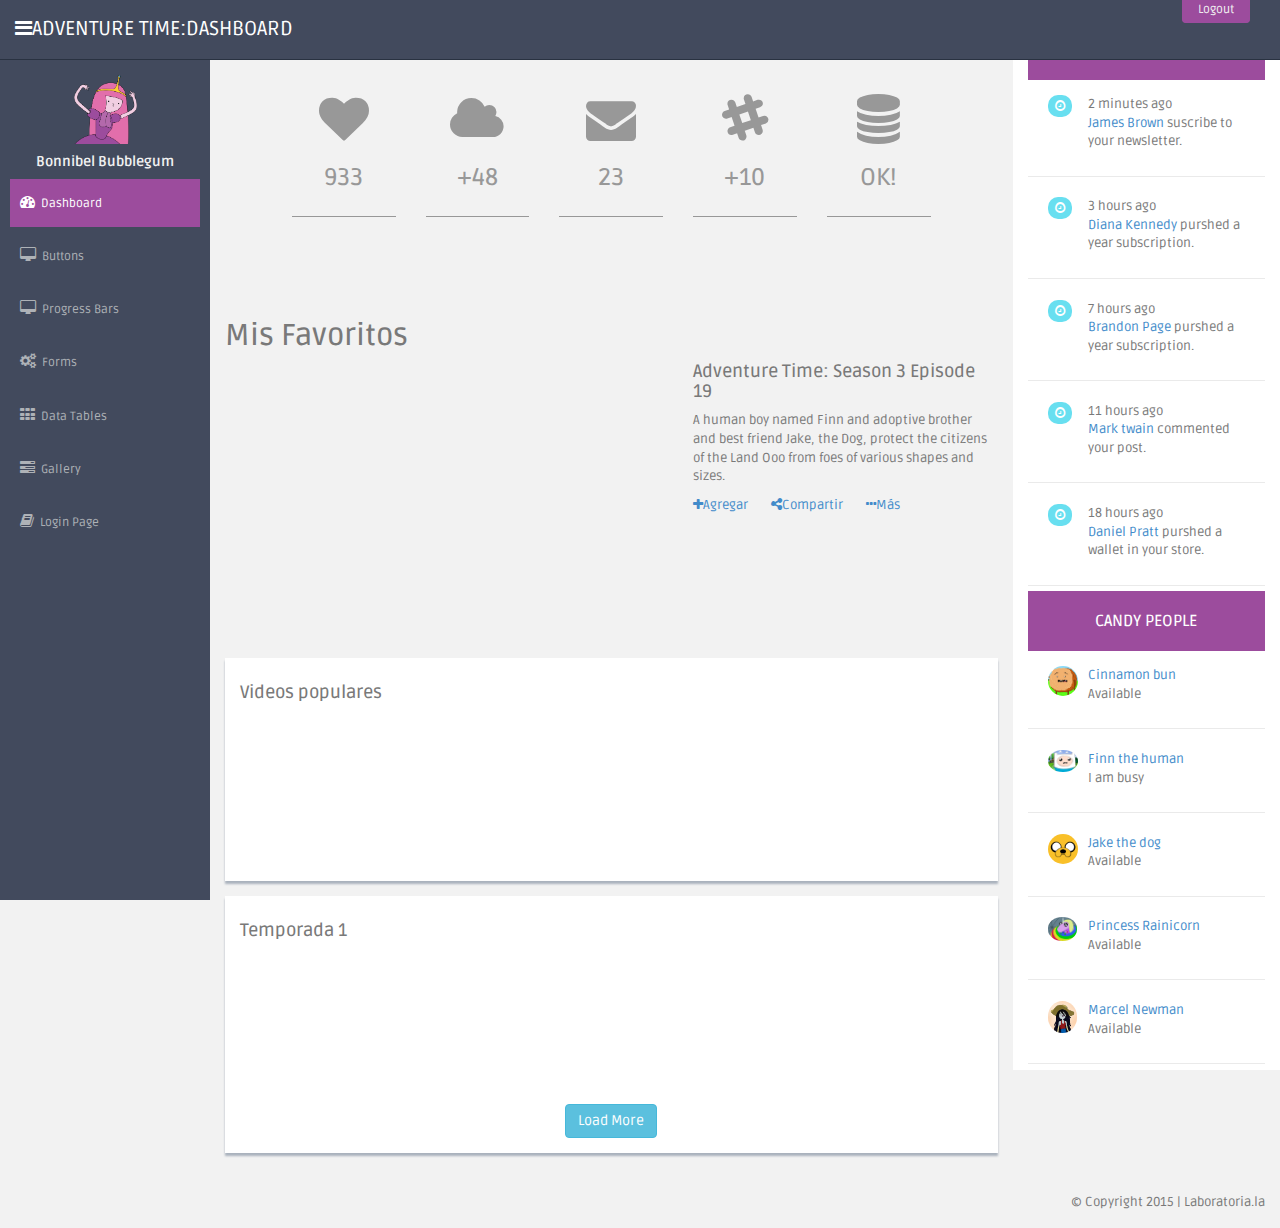
<file: index.html>
<!DOCTYPE html>
<html lang="en">
  <head>
    <meta charset="utf-8">
    <meta name="viewport" content="width=device-width, initial-scale=1.0">
    <meta name="description" content="">
    <meta name="author" content="Dashboard">
    <meta name="keyword" content="Dashboard, Bootstrap, Admin, Template, Theme, Responsive, Fluid, Retina">

    <title>Adventure time: Dashboard</title>

    <link href="css/bootstrap.css" rel="stylesheet">
    <link href="css/font-awesome.css" rel="stylesheet" />
    <link href="css/adventure-time-theme.css" rel="stylesheet">
    <link href="css/adventure-time-theme-responsive.css" rel="stylesheet">
    <!-- <link rel="stylesheet" href="css/styles.css"> -->

    <!-- HTML5 shim and Respond.js IE8 support of HTML5 elements and media queries -->
    <!--[if lt IE 9]>
      <script src="https://oss.maxcdn.com/libs/html5shiv/3.7.0/html5shiv.js"></script>
      <script src="https://oss.maxcdn.com/libs/respond.js/1.4.2/respond.min.js"></script>
    <![endif]-->
  </head>

  <body>
    <div id="container">
      <!--inicio MENU TOP-->
      <div class="header black-bg">
        <a href="#" class="logo">
          <i class="fa fa-bars"></i>
        </a>
        <a href="index.html" class="logo">
          <p class="hidden-xs">ADVENTURE TIME:DASHBOARD
          <p class="hidden-lg visible-xs">ADV. TIME</p>
        </a>
        <ul class="top-menu pull-right">
          <li><a href="login.html" class="logout">Logout</a></li>
        </ul>
      </div>

      <!--Sección MENU LATERAL-->
      <aside>
        <div id="sidebar">
          <ul class="sidebar-menu">
            <div class="text-center">
              <a href="#">
                <img src="img/profile_avatar.png" alt="Imagen profile" width="30%">
              </a>
            </div>
            <h5 class="text-center">Bonnibel Bubblegum</h5>
            <li><a href="index.html"  class="active"><i class="fa fa-dashboard"></i>Dashboard</a></li>
            <li><a href="buttons.html"><i class="fa fa-desktop"></i>Buttons</a></li>
            <li><a href="progress.html"><i class="fa fa-desktop"></i>Progress Bars</a></li>
            <li><a href="form_component.html"><i class="fa fa-cogs"></i>Forms</a></li>
            <li><a href="basic_tables.html"><i class="fa fa-th"></i>Data Tables</a></li>
            <li><a href="gallery.html"><i class="fa fa-tasks"></i>Gallery</a></li>
            <li><a href="login.html"><i class="fa fa-book"></i>Login Page</a></li>
          </ul>
        </div><!--fin #SIDEBAR-->
      </aside>

      <!--Sección PRINCIPAL-->
      <div id="main-content" class="container-fluid">
        <div class="row">
          <div class="contenido col-md-9">
            <div class="mtbox row">
              <div class="col-md-1"></div>
              
              <div class="box0 col-md-2">
                <div class="box1 text-center">
                  <span class="fa fa-heart"></span>
                  <h3>933</h3>
                </div>
                <p>You have 993 new likes in your profile. Review</p>
              </div>
          
              <div class="box0 col-md-2">
                <div class="box1 text-center">
                  <span class="fa fa-cloud"></span>
                  <h3>+48</h3>
                </div>
                <p>You have 48 new files in your cloud. View all.</p>
              </div>
          
              <div class="box0 col-md-2">
                <div class="box1 text-center">
                  <span class="fa fa-envelope"></span>
                  <h3>23</h3>
                </div>
                <p>You have 23 unread messages in your inbox</p>
              </div>
          
              <div class="box0 col-md-2">
                <div class="box1 text-center">
                  <span class="fa fa-slack"></span>
                  <h3>+10</h3>
                </div>
                <p>You have 10 new hash tags in your web site</p>
              </div>
          
              <div class="box0 col-md-2">
                <div class="box1 text-center">
                  <span class="fa fa-database"></span>
                  <h3>OK!</h3>
                </div>
                <p>Your database is ok.Very well</p>
              </div>
          
              <div class="col-md-1"></div>
            </div> <!--fin mtbox Row-->
          
            <div class="main-video mb">
              <h2>Mis Favoritos</h2>
              <div class="row">
                <div class="col-sm-7 mb">
                  <div class="embed-responsive embed-responsive-16by9">
                    <iframe class="embed-responsive-item" src="https://www.youtube.com/embed/84neTEowWuQ" frameborder="0" allowfullscreen></iframe>
                  </div>
                </div>
                <div class="col-sm-5">
                  <h4>Adventure Time: Season 3 Episode 19</h4>
                  <p>A human boy named Finn and adoptive brother and best friend Jake, the Dog, protect the citizens of the Land Ooo from foes of various shapes and sizes.</p>
                  <ul class="buttons list-inline">
                    <li>
                      <a href="#"><span class="fa fa-plus"></span>Agregar</a>
                    </li>
                    <li>
                      <a href="#"><span class="fa fa-share-alt "></span>Compartir</a>
                    </li>
                    <li>
                      <a href="#"><span class="fa fa-ellipsis-h"></span>Más</a>
                    </li>
                  </ul>
                </div>
              </div><!--fin row-->
            </div><!--fin Mis-Favoritos-->
          
            <div class="showback">
              <h4>Videos populares</h4>
              <div class="row">
                <div class="col-sm-4 mb">
                  <div class="embed-responsive embed-responsive-16by9">
                    <iframe width="640" height="120" src="https://www.youtube.com/embed/AkmT8OBvHWg" frameborder="0" allowfullscreen></iframe>
                  </div>
                </div>

                <div class="col-sm-4 mb">
                  <div class="embed-responsive embed-responsive-16by9">
                    <iframe width="640" height="120" src="https://www.youtube.com/embed/6fuC0cHnvkc" frameborder="0" allowfullscreen></iframe>
                  </div>
                </div>

                <div class="col-sm-4 mb">
                  <div class="embed-responsive embed-responsive-16by9">
                    <iframe width="480" height="120" src="https://www.youtube.com/embed/9X6yqbZhafs" frameborder="0" allowfullscreen></iframe>
                  </div>
                </div>
              </div>
            </div><!--fin showback -->
          
            <div class="showback">
              <h4>Temporada 1</h4>
              <div class="row">
                <div class="col-sm-4 mb">
                  <div class="embed-responsive embed-responsive-16by9">
                    <iframe width="560" height="120" src="https://www.youtube.com/embed/uVnnlds2QSk?list=PL4MX0RT_Azc8bsKwaUOupUZBktC8hUsJ-" frameborder="0" allowfullscreen></iframe>
                  </div>
                </div>

                <div class="col-sm-4 mb">
                  <div class="embed-responsive embed-responsive-16by9">
                    <iframe width="560" height="120" src="https://www.youtube.com/embed/lYTOtEx4Uig?list=PL4MX0RT_Azc8bsKwaUOupUZBktC8hUsJ-" frameborder="0" allowfullscreen></iframe>
                  </div>                 
                </div>

                <div class="col-sm-4 mb">
                  <div class="embed-responsive embed-responsive-16by9">
                    <iframe width="560" height="120" src="https://www.youtube.com/embed/bPYiq0WXwU8?list=PL4MX0RT_Azc8bsKwaUOupUZBktC8hUsJ-" frameborder="0" allowfullscreen></iframe>
                  </div>
                </div>
              </div><!--fin row-->
              <div class="text-center">
                  <a href="#" class="btn btn-info">Load More</a>
                </div>
            </div><!--fin showback-->
          </div><!--fin contenido -->

          <!--Seccion DS-->
          <div class="ds col-md-3">
            <div class="news">
              <h3 class="text-center">CANDY KINGDOM NEWS</h3>
              <div class="desc">
                <div class="thumb">
                  <span class="badge bg-theme">
                    <i class="fa fa-clock-o"></i>
                  </span>
                </div>
                <div class="details">
                  <p>
                    <span class="time">2 minutes ago</span><br>
                    <a href="#">James Brown</a> suscribe to your newsletter. 
                  </p>
                </div>
              </div><!--fin desc-->
          
              <div class="desc">
                <div class="thumb">
                  <span class="badge bg-theme">
                    <i class="fa fa-clock-o"></i>
                  </span>
                </div>
                <div class="details">
                  <p>
                    <span class="time">3 hours ago</span><br>
                    <a href="#">Diana Kennedy</a> purshed a year subscription. 
                  </p>
                </div>
              </div><!--fin desc-->
              
              <div class="desc">
                <div class="thumb">
                  <span class="badge bg-theme">
                    <i class="fa fa-clock-o"></i>
                  </span>
                </div>
                <div class="details">
                  <p>
                    <span class="time">7 hours ago</span><br>
                    <a href="#">Brandon Page</a> purshed a year subscription. 
                  </p>
                </div>
              </div><!--fin desc-->
              
              <div class="desc">
                <div class="thumb">
                  <span class="badge bg-theme">
                    <i class="fa fa-clock-o"></i>
                  </span>
                </div>
                <div class="details">
                  <p>
                    <span class="time">11 hours ago</span><br>
                    <a href="#">Mark twain</a> commented your post. 
                  </p>
                </div>
              </div><!--fin desc-->
          
              <div class="desc">
                <div class="thumb">
                  <span class="badge bg-theme">
                    <i class="fa fa-clock-o"></i>
                  </span>
                </div>
                <div class="details">
                  <p>
                    <span class="time">18 hours ago</span><br>
                    <a href="#">Daniel Pratt</a> purshed a wallet in your store. 
                  </p>
                </div>
              </div><!--fin desc-->
            </div><!--fin News-->
          
            <div class="people">
              <h3>CANDY PEOPLE</h3>
              <div class="desc">
                <div class="thumb">
                  <img src="img/friends/cinamon-bun.jpg" class="img-responsive img-circle" alt="Imagen de perfil">
                </div>
                <div class="details">
                  <p>
                    <a href="#" class="text-mayus">Cinnamon bun</a><br>
                    <span class="estado">Available</span>
                  </p>
                </div>
              </div><!--fin desc-->
          
              <div class="desc">
                <div class="thumb">
                  <img src="img/friends/finn.jpg" class="img-responsive img-circle" alt="Imagen de perfil">
                </div>
                <div class="details">
                  <p>
                    <a href="#" class="text-mayus">Finn the human</a><br>
                    <span class="estado">I am busy</span>
                  </p>
                </div>
              </div><!--fin desc-->
          
              <div class="desc">
                <div class="thumb">
                  <img src="img/friends/jake.jpg" class="img-responsive img-circle" alt="Imagen de perfil">
                </div>
                <div class="details">
                  <p>
                    <a href="#" class="text-mayus">Jake the dog</a><br>
                    <span class="estado">Available</span>
                  </p>
                </div>
              </div><!--fin desc-->
          
              <div class="desc">
                <div class="thumb">
                  <img src="img/friends/rainicorn.gif" class="img-responsive img-circle" alt="Imagen de perfil">
                </div>
                <div class="details">
                  <p>
                    <a href="#" class="text-mayus">Princess Rainicorn</a><br>
                    <span class="estado">Available</span>
                  </p>
                </div>
              </div><!--fin desc-->
              
              <div class="desc">
                <div class="thumb">
                  <img src="img/friends/marceline.jpg" class="img-responsive img-circle" alt="Imagen de perfil">
                </div>
                <div class="details">
                  <p>
                    <a href="#" class="text-mayus">Marcel Newman</a><br>
                    <span class="estado">Available</span>
                  </p>
                </div>
              </div><!--fin desc-->
            </div><!--fin people-->
          </div>
          <!--Fin DS-->
        </div><!--fin Row--> 
        <div class="footer pt-25 row">
          <p class="text-right"> &copy; Copyright 2015 | Laboratoria.la</p>
        </div>
      </div><!--fin MAIN CONTENT-->
    </div> <!--fin CONTAINER-->
     
    <!-- js placed at the end of the document so the pages load faster -->
    <script src="js/jquery.js"></script>
    <script src="js/bootstrap.min.js"></script>
    <script src="js/common-scripts.js"></script>
  </body>
</html>
</file>
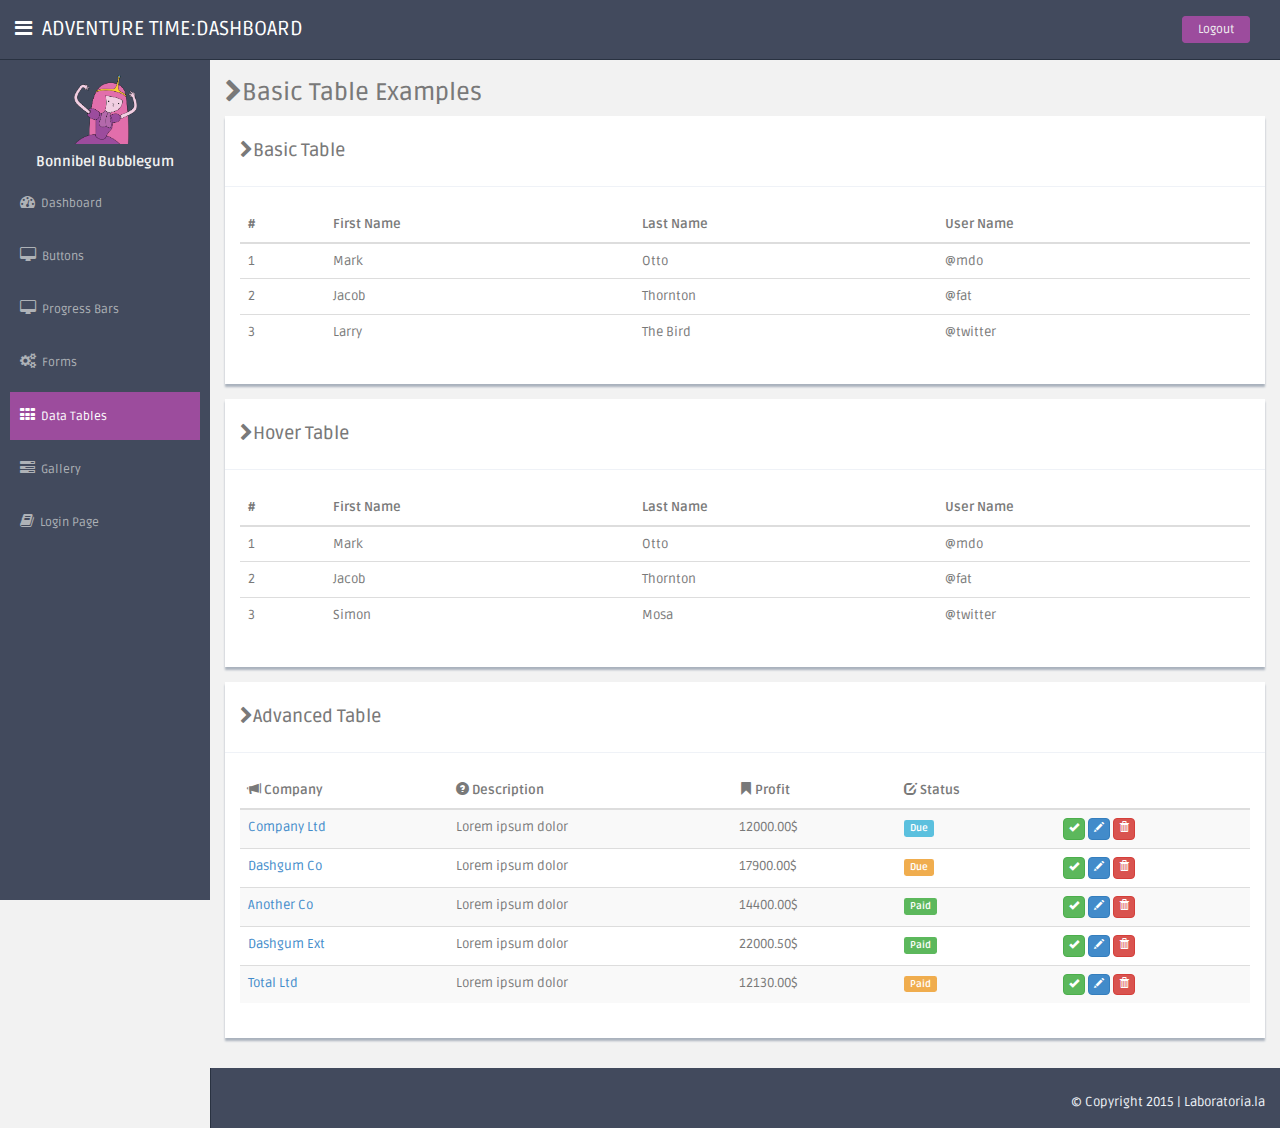
<file: basic_tables.html>
<!DOCTYPE html>
<html lang="en">
  <head>
    <meta charset="utf-8">
    <meta name="viewport" content="width=device-width, initial-scale=1.0">
    <meta name="description" content="">
    <meta name="author" content="Dashboard">
    <meta name="keyword" content="Dashboard, Bootstrap, Admin, Template, Theme, Responsive, Fluid, Retina">

    <title>Adventure time: Dashboard</title>

    <link href="css/bootstrap.css" rel="stylesheet">
    <link href="css/font-awesome.css" rel="stylesheet" />
    <link href="css/adventure-time-theme.css" rel="stylesheet">
    <link href="css/adventure-time-theme-responsive.css" rel="stylesheet">
    <link rel="stylesheet" href="css/styles.css">

    <!-- HTML5 shim and Respond.js IE8 support of HTML5 elements and media queries -->
    <!--[if lt IE 9]>
      <script src="https://oss.maxcdn.com/libs/html5shiv/3.7.0/html5shiv.js"></script>
      <script src="https://oss.maxcdn.com/libs/respond.js/1.4.2/respond.min.js"></script>
    <![endif]-->
  </head>

  <body>
    
    <div id="container">
      <!--inicio MENU TOP-->
      <div class="header black-bg">
        <a href="#" class="logo">
          <i class="fa fa-bars"></i>
        </a>
        <a href="dashboard.html" class="logo">
          <p class="hidden-xs">ADVENTURE TIME:DASHBOARD
          <p class="hidden-lg visible-xs">ADV. TIME</p>
        </a>
        <ul class="top-menu pull-right">
          <li>
            <a href="login.html" class="logout">Logout</a>
          </li>
        </ul>
      </div>
      <!--Sección MENU LATERAL-->
      <aside>
        <div id="sidebar">
          <ul class="sidebar-menu">
            <div class="text-center">
              <a href="#">
                <img src="img/profile_avatar.png" alt="Imagen profile" width="30%">
              </a>
            </div>
            <h5 class="text-center">Bonnibel Bubblegum</h5>
            <li>
              <a href="dashboard.html"><i class="fa fa-dashboard"></i>Dashboard</a>
            </li>
            <li>
              <a href="buttons.html"><i class="fa fa-desktop"></i>Buttons</a>
            </li>
            <li>
              <a href="progress.html"><i class="fa fa-desktop"></i>Progress Bars</a>
            </li>
            <li>
              <a href="form_component.html"><i class="fa fa-cogs"></i>Forms</a>
            </li>
            <li>
              <a href="basic_tables.html"  class="active"><i class="fa fa-th"></i>Data Tables</a>
            </li>
            <li>
              <a href="gallery.html"><i class="fa fa-tasks"></i>Gallery</a>
            </li>
            <li>
              <a href="login.html"><i class="fa fa-book"></i>Login Page</a>
            </li>
          </ul>
        </div> <!--fin #SIDEBAR-->
      </aside>
      <!--inicio #MAIN CONTENT-->
      <div id="main-content">
        <div class="Tables wrapper">
          <h3><i class="fa fa-chevron-right "></i>Basic Table Examples</h3>

          <div class="showback">
            <h4 class="style-bottom"><i class="fa fa-chevron-right"></i>Basic Table</h4>
            <table class="table">
              <thead>
                <tr>
                  <th>#</th>
                  <th>First Name</th>
                  <th>Last Name</th>
                  <th>User Name</th>
                </tr>
              </thead>
              <tbody>
                <tr>
                  <td>1</td>
                  <td>Mark</td>
                  <td>Otto</td>
                  <td>@mdo</td>
                </tr>
                <tr>
                  <td>2</td>
                  <td>Jacob</td>
                  <td>Thornton</td>
                  <td>@fat</td>
                </tr>
                <tr>
                  <td>3</td>
                  <td>Larry</td>
                  <td>The Bird</td>
                  <td>@twitter</td>
                </tr>
              </tbody>
            </table>
          </div><!--fin SHOWBACK-->

          <div class="showback">
            <h4 class="style-bottom"><i class="fa fa-chevron-right"></i>Hover Table</h4>
            <table class="table table-hover">
              <thead>
                <tr>
                  <th>#</th>
                  <th>First Name</th>
                  <th>Last Name</th>
                  <th>User Name</th>
                </tr>
              </thead>
              <tbody>
                <tr>
                  <td>1</td>
                  <td>Mark</td>
                  <td>Otto</td>
                  <td>@mdo</td>
                </tr>
                <tr>
                  <td>2</td>
                  <td>Jacob</td>
                  <td>Thornton</td>
                  <td>@fat</td>
                </tr>
                <tr>
                  <td>3</td>
                  <td>Simon</td>
                  <td>Mosa</td>
                  <td>@twitter</td>
                </tr>
              </tbody>
            </table>
          </div><!--fin SHOWBACK-->

          <div class="showback">
            <h4 class="style-bottom"><i class="fa fa-chevron-right"></i>Advanced Table</h4>
            <div class="table-responsive">
              <table class="table table-striped table-hover">
                <thead>
                  <tr>
                    <th> <i class="glyphicon glyphicon-bullhorn"></i> Company</th>
                    <th><i class="glyphicon glyphicon-question-sign"></i> Description</th>
                    <th><i class="glyphicon glyphicon-bookmark"></i> Profit</th>
                    <th><i class="glyphicon glyphicon-edit"></i> Status</th>
                    <th></th>
                  </tr>
                </thead>
                <tbody>
                  <tr>
                    <td><a href="#">Company Ltd</a></td>
                    <td>Lorem ipsum dolor</td>
                    <td>12000.00$</td>
                    <td>
                      <span class="label label-info">Due</span>
                    </td>
                    <td>
                      <button class="btn btn-success">
                        <i class="glyphicon glyphicon-ok"></i>
                      </button>
                      <button class="btn btn-primary">
                        <i class="glyphicon glyphicon-pencil"></i>
                      </button>
                      <button class="btn btn-danger">
                        <i class="glyphicon glyphicon-trash"></i>
                      </button>
                    </td>
                  </tr>
              
                  <tr>
                    <td><a href="#">Dashgum Co</a></td>
                    <td>Lorem ipsum dolor</td>
                    <td>17900.00$</td>
                    <td>
                      <span class="label label-warning">Due</span>
                    </td>
                    <td>
                      <button class="btn btn-success">
                        <i class="glyphicon glyphicon-ok"></i>
                      </button>
                      <button class="btn btn-primary">
                        <i class="glyphicon glyphicon-pencil"></i>
                      </button>
                      <button class="btn btn-danger">
                        <i class="glyphicon glyphicon-trash"></i>
                      </button>
                    </td>
                  </tr>
              
                  <tr>
                    <td><a href="#">Another Co</a></td>
                    <td>Lorem ipsum dolor</td>
                    <td>14400.00$</td>
                    <td>
                      <span class="label label-success">Paid</span>
                    </td>
                    <td>
                      <button class="btn btn-success">
                        <i class="glyphicon glyphicon-ok"></i>
                      </button>
                      <button class="btn btn-primary">
                        <i class="glyphicon glyphicon-pencil"></i>
                      </button>
                      <button class="btn btn-danger">
                        <i class="glyphicon glyphicon-trash"></i>
                      </button>
                    </td>
                  </tr>
                  
                  <tr>
                    <td><a href="#">Dashgum Ext</a></td>
                    <td>Lorem ipsum dolor</td>
                    <td>22000.50$</td>
                    <td>
                      <span class="label label-success">Paid</span>
                    </td>
                    <td>
                      <button class="btn btn-success">
                        <i class="glyphicon glyphicon-ok"></i>
                      </button>
                      <button class="btn btn-primary">
                        <i class="glyphicon glyphicon-pencil"></i>
                      </button>
                      <button class="btn btn-danger">
                        <i class="glyphicon glyphicon-trash"></i>
                      </button>
                    </td>
                  </tr>
              
                  <tr>
                    <td><a href="#">Total Ltd</a></td>
                    <td>Lorem ipsum dolor</td>
                    <td>12130.00$</td>
                    <td>
                      <span class="label label-warning">Paid</span>
                    </td>
                    <td>
                      <button class="btn btn-success">
                        <i class="glyphicon glyphicon-ok"></i>
                      </button>
                      <button class="btn btn-primary">
                        <i class="glyphicon glyphicon-pencil"></i>
                      </button>
                      <button class="btn btn-danger">
                        <i class="glyphicon glyphicon-trash"></i>
                      </button>
                    </td>
                  </tr>
                  
                </tbody>
              </table>
            </div>
          </div><!--fin SHOWBACK-->
        </div>
        <div class="footer pt-25">
          <p class="text-right"> &copy; Copyright 2015 | Laboratoria.la</p>
        </div>
      </div><!--fin MAIN CONTENT-->
    </div><!--fin #CONTAINER-->

    <!-- js placed at the end of the document so the pages load faster -->
    <script src="js/jquery.js"></script>
    <script src="js/bootstrap.min.js"></script>
    <script src="js/common-scripts.js"></script>
  </body>
</html>
</file>
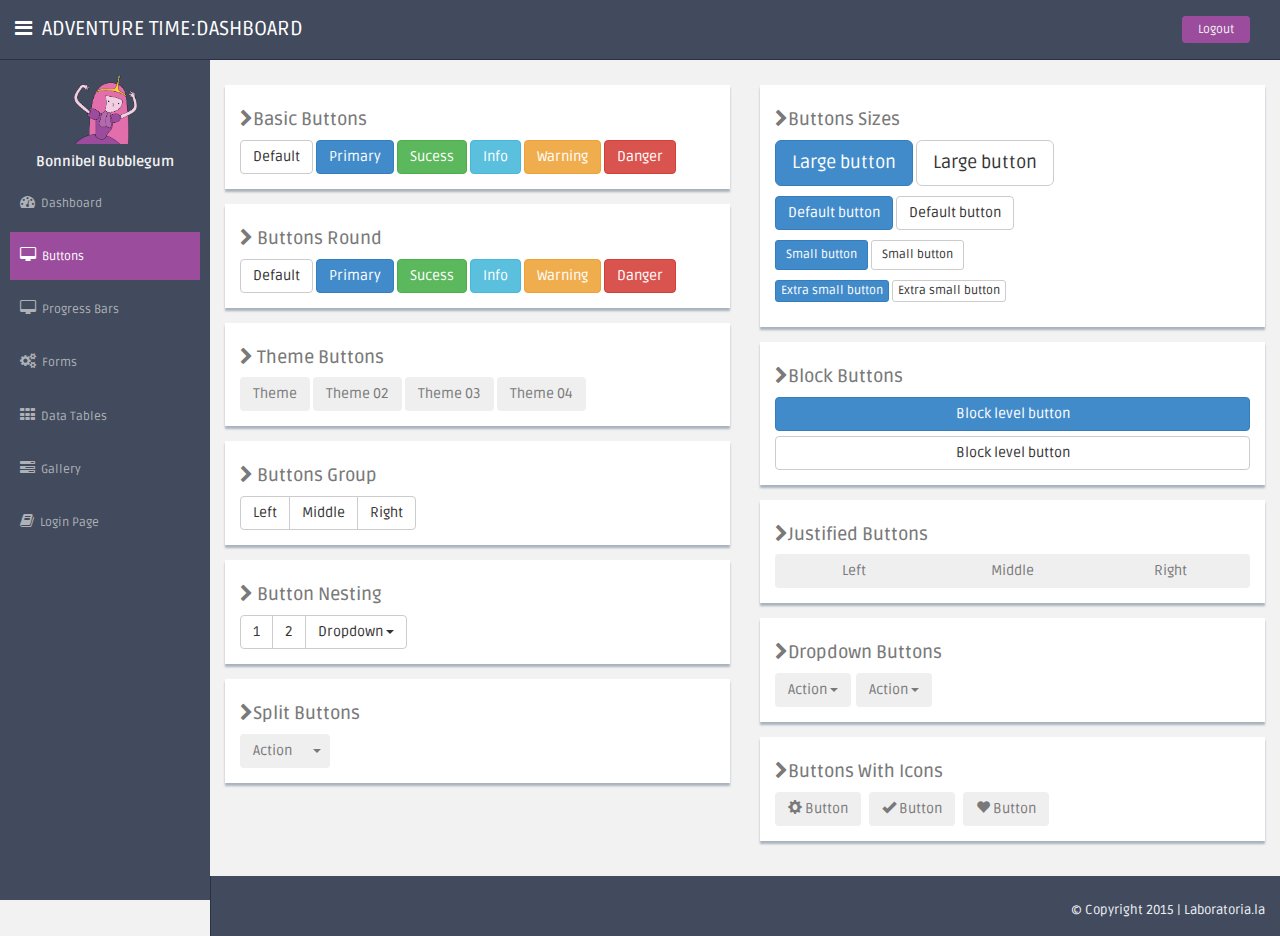
<file: buttons.html>
<!DOCTYPE html>
<html lang="en">
  <head>
    <meta charset="utf-8">
    <meta name="viewport" content="width=device-width, initial-scale=1.0">
    <meta name="description" content="">
    <meta name="author" content="Dashboard">
    <meta name="keyword" content="Dashboard, Bootstrap, Admin, Template, Theme, Responsive, Fluid, Retina">

    <title>Adventure time: Dashboard</title>

    <link href="css/bootstrap.css" rel="stylesheet">
    <link href="css/font-awesome.css" rel="stylesheet" />
    <link href="css/adventure-time-theme.css" rel="stylesheet">
    <link href="css/adventure-time-theme-responsive.css" rel="stylesheet">
    <link rel="stylesheet" href="css/styles.css">

    <!-- HTML5 shim and Respond.js IE8 support of HTML5 elements and media queries -->
    <!--[if lt IE 9]>
      <script src="https://oss.maxcdn.com/libs/html5shiv/3.7.0/html5shiv.js"></script>
      <script src="https://oss.maxcdn.com/libs/respond.js/1.4.2/respond.min.js"></script>
    <![endif]-->
  </head>

  <body>

    <div id="container">
      <!--inicio MENU TOP-->
      <div class="header black-bg">
        <a href="#" class="logo">
          <i class="fa fa-bars"></i>
        </a>
        <a href="dashboard.html" class="logo">
          <p class="hidden-xs">ADVENTURE TIME:DASHBOARD
          <p class="hidden-lg visible-xs">ADV. TIME</p>
        </a>
        <ul class="top-menu pull-right">
          <li>
            <a href="login.html" class="logout">Logout</a>
          </li>
        </ul>
      </div>
      <!--Sección MENU LATERAL-->
      <aside>
        <div id="sidebar">
          <ul class="sidebar-menu">
            <div class="text-center">
              <a href="#">
                <img src="img/profile_avatar.png" alt="Imagen profile" width="30%">
              </a>
            </div>
            <h5 class="text-center">Bonnibel Bubblegum</h5>
            <li>
              <a href="dashboard.html"><i class="fa fa-dashboard"></i>Dashboard</a>
            </li>
            <li>
              <a href="buttons.html"  class="active"><i class="fa fa-desktop"></i>Buttons</a>
            </li>
            <li>
              <a href="progress.html"><i class="fa fa-desktop"></i>Progress Bars</a>
            </li>
            <li>
              <a href="form_component.html"><i class="fa fa-cogs"></i>Forms</a>
            </li>
            <li>
              <a href="basic_tables.html"><i class="fa fa-th"></i>Data Tables</a>
            </li>
            <li>
              <a href="gallery.html"><i class="fa fa-tasks"></i>Gallery</a>
            </li>
            <li>
              <a href="login.html"><i class="fa fa-book"></i>Login Page</a>
            </li>
          </ul>
        </div> <!--fin #SIDEBAR-->
      </aside>
      <!--inicio MAIN CONTENT-->
      <div id="main-content" >
        <div class="Contenido wrapper pt-25">
          <div class="row">
            <div class="col-sm-6">
              <div class="showback">
                <h4><i class="fa fa-chevron-right"></i>Basic Buttons</h4>
                <button class="btn btn-default">Default</button>
                <button class="btn btn-primary">Primary</button>
                <button class="btn btn-success">Sucess</button>
                <button class="btn btn-info">Info</button>
                <button class="btn btn-warning">Warning</button>
                <button class="btn btn-danger">Danger</button>
              </div>
                
              <div class="showback">
                <h4><i class="fa fa-chevron-right"></i> Buttons Round</h4>
                <button class="btn btn-default">Default</button>
                <button class="btn btn-primary">Primary</button>
                <button class="btn btn-success">Sucess</button>
                <button class="btn btn-info">Info</button>
                <button class="btn btn-warning">Warning</button>
                <button class="btn btn-danger">Danger</button>
              </div>
          
              <div class="showback">
                <h4><i class="fa fa-chevron-right"></i> Theme Buttons</h4>
                <button class="btn ">Theme</button>
                <button class="btn ">Theme 02</button>
                <button class="btn ">Theme 03</button>
                <button class="btn ">Theme 04</button>
              </div>
          
              <div class="showback">
                <h4><i class="fa fa-chevron-right"></i> Buttons Group</h4>
                <div class="btn-group">
                  <button class="btn btn-default">Left</button>
                  <button class="btn btn-default">Middle</button>
                  <button class="btn btn-default">Right</button>
                </div>
              </div>
          
              <div class="showback">
                <h4><i class="fa fa-chevron-right"></i> Button Nesting</h4>
                <div class="btn-group">
                  <button class="btn btn-default">1</button>
                  <button class="btn btn-default">2</button>
                  <div class="btn-group">
                    <button class="btn btn-default dropdown-toggle" data-toggle="dropdown" aria-haspopup="true" aria-expanded="false">Dropdown <i class="caret"></i></button>
                    <ul class="dropdown-menu">
                      <li><a href="#">Dropdown link 1</a></li>
                      <li><a href="#">Dropdown link 2</a></li>
                    </ul>
                  </div>
                </div>
              </div>
          
              <div class="showback">
                <h4><i class="fa fa-chevron-right"></i>Split Buttons</h4>
                <div class="btn-group">
                  <button type="button" class="btn">Action </button>
                  <button type="button" class="btn dropdown-toggle" data-toggle="dropdown">
                    <span class="caret"></span>
                  </button>
                  <ul class="dropdown-menu" role="menu">
                    <li><a href="#">Action 1</a></li>
                    <li><a href="#">Action 2</a></li>
                  </ul>
                </div>
              </div>
            </div><!--fin col-sm-6-->
          
            <div class="col-sm-6">
              <div class="showback">
                <h4><i class="fa fa-chevron-right"></i>Buttons Sizes</h4>
                <p>
                  <button class="btn btn-lg btn-primary ">Large button</button>
                  <button class="btn btn-lg btn-default ">Large button</button>
                </p>
                <p>
                  <button class="btn btn-primary ">Default button</button>
                  <button class="btn btn-default ">Default button</button>
                </p>
                <p>
                  <button class="btn btn-sm btn-primary ">Small button</button>
                  <button class="btn btn-sm btn-default ">Small button</button>
                </p>
                <p>
                  <button class="btn btn-xs btn-primary ">Extra small button</button>
                  <button class="btn btn-xs btn-default ">Extra small button</button>
                </p>
              </div>
          
              <div class="showback">
                <h4><i class="fa fa-chevron-right"></i>Block Buttons</h4>
                <button class="btn btn-block btn-primary">Block level button</button><button class="btn btn-block btn-default">Block level button</button>
              </div>
              
              <div class="showback">
                <h4><i class="fa fa-chevron-right"></i>Justified Buttons</h4>
                <div class="btn-group btn-group-justified">
                  <div class="btn-group">
                    <button class="btn">Left</button>
                  </div>
                  <div class="btn-group">
                    <button class="btn">Middle</button>
                  </div>
                  <div class="btn-group">
                    <button class="btn">Right</button>
                  </div>
                </div>
              </div>
          
              <div class="showback">
                <h4><i class="fa fa-chevron-right"></i>Dropdown Buttons</h4>
                <div class="btn-toolbar">
                  <div class="btn-group">
                    <button type="button" class="btn dropdown-toggle" data-toggle="dropdown">
                    Action <span class="caret"></span></button>
                    <ul class="dropdown-menu" role="menu">
                      <li><a href="#">Action 1</a></li>
                      <li><a href="#">Action 2</a></li>
                    </ul>
                  </div>
                  <div class="btn-group">
                    <button type="button" class="btn dropdown-toggle" data-toggle="dropdown">
                    Action <span class="caret"></span></button>
                    <ul class="dropdown-menu" role="menu">
                      <li><a href="#">Action 1</a></li>
                      <li><a href="#">Action 2</a></li>
                    </ul>
                  </div>
                </div>
              </div>
          
              <div class="showback">
                <h4><i class="fa fa-chevron-right"></i>Buttons With Icons</h4>
                <div class="btn-toolbar">
                  <button class="btn">
                    <span class="glyphicon glyphicon-cog"></span> Button
                  </button>
                  <button class="btn">
                    <i class="glyphicon glyphicon-ok"></i> Button
                  </button>
                  <button class="btn">
                    <i class="glyphicon glyphicon-heart"></i> Button
                  </button>
                </div>
              </div>
            </div><!--fin col-sm-6-->
          </div><!--Fin ROW-->
        </div><!--fin Contenido-->
        <div class="footer pt-25">
          <p class="text-right"> &copy; Copyright 2015 | Laboratoria.la</p>
        </div>
      </div> <!--fin main content-->
    </div><!--fin #CONTAINER-->

    <!-- js placed at the end of the document so the pages load faster -->
    <script src="js/jquery.js"></script>
    <script src="js/bootstrap.min.js"></script>
    <script src="js/common-scripts.js"></script>
  </body>
</html>
</file>
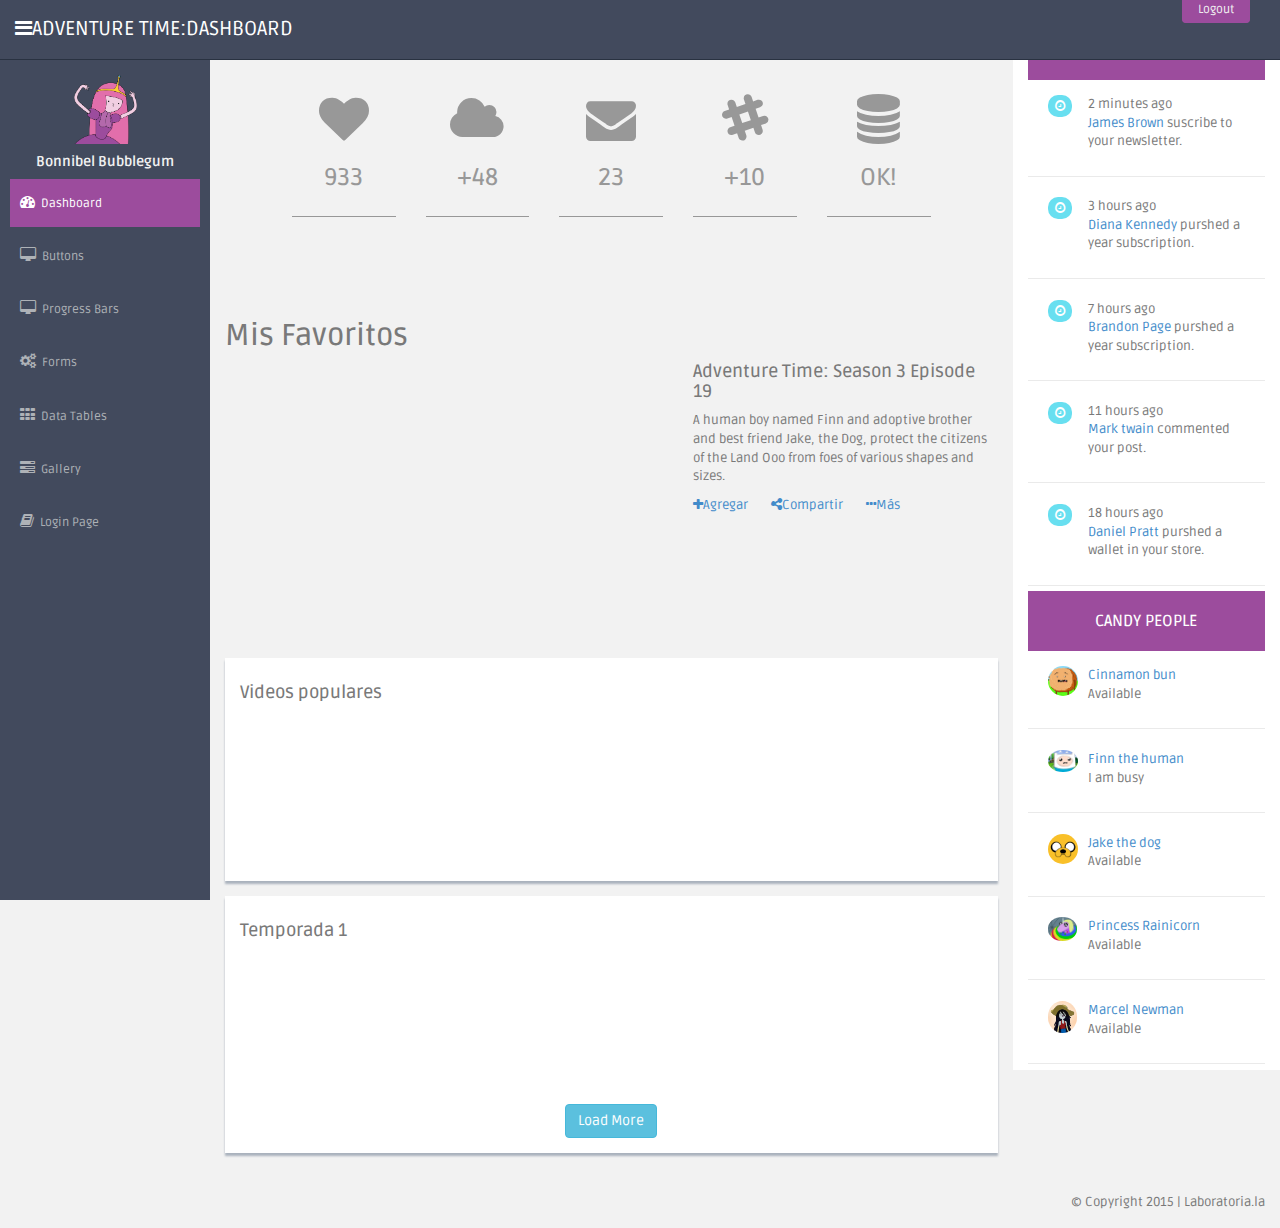
<file: dashboard.html>
<!DOCTYPE html>
<html lang="en">
  <head>
    <meta charset="utf-8">
    <meta name="viewport" content="width=device-width, initial-scale=1.0">
    <meta name="description" content="">
    <meta name="author" content="Dashboard">
    <meta name="keyword" content="Dashboard, Bootstrap, Admin, Template, Theme, Responsive, Fluid, Retina">

    <title>Adventure time: Dashboard</title>

    <link href="css/bootstrap.css" rel="stylesheet">
    <link href="css/font-awesome.css" rel="stylesheet" />
    <link href="css/adventure-time-theme.css" rel="stylesheet">
    <link href="css/adventure-time-theme-responsive.css" rel="stylesheet">
    <!-- <link rel="stylesheet" href="css/styles.css"> -->

    <!-- HTML5 shim and Respond.js IE8 support of HTML5 elements and media queries -->
    <!--[if lt IE 9]>
      <script src="https://oss.maxcdn.com/libs/html5shiv/3.7.0/html5shiv.js"></script>
      <script src="https://oss.maxcdn.com/libs/respond.js/1.4.2/respond.min.js"></script>
    <![endif]-->
  </head>

  <body>
    <div id="container">
      <!--inicio MENU TOP-->
      <div class="header black-bg">
        <a href="#" class="logo">
          <i class="fa fa-bars"></i>
        </a>
        <a href="dashboard.html" class="logo">
          <p class="hidden-xs">ADVENTURE TIME:DASHBOARD
          <p class="hidden-lg visible-xs">ADV. TIME</p>
        </a>
        <ul class="top-menu pull-right">
          <li><a href="login.html" class="logout">Logout</a></li>
        </ul>
      </div>

      <!--Sección MENU LATERAL-->
      <aside>
        <div id="sidebar">
          <ul class="sidebar-menu">
            <div class="text-center">
              <a href="#">
                <img src="img/profile_avatar.png" alt="Imagen profile" width="30%">
              </a>
            </div>
            <h5 class="text-center">Bonnibel Bubblegum</h5>
            <li><a href="dashboard.html"  class="active"><i class="fa fa-dashboard"></i>Dashboard</a></li>
            <li><a href="buttons.html"><i class="fa fa-desktop"></i>Buttons</a></li>
            <li><a href="progress.html"><i class="fa fa-desktop"></i>Progress Bars</a></li>
            <li><a href="form_component.html"><i class="fa fa-cogs"></i>Forms</a></li>
            <li><a href="basic_tables.html"><i class="fa fa-th"></i>Data Tables</a></li>
            <li><a href="gallery.html"><i class="fa fa-tasks"></i>Gallery</a></li>
            <li><a href="login.html"><i class="fa fa-book"></i>Login Page</a></li>
          </ul>
        </div><!--fin #SIDEBAR-->
      </aside>

      <!--Sección PRINCIPAL-->
      <div id="main-content" class="container-fluid">
        <div class="row">
          <div class="contenido col-md-9">
            <div class="mtbox row">
              <div class="col-sm-1"></div>
              
              <div class="box0 col-sm-2">
                <div class="box1 text-center">
                  <span class="fa fa-heart"></span>
                  <h3>933</h3>
                </div>
                <p>You have 993 new likes in your profile. Review</p>
              </div>
          
              <div class="box0 col-sm-2">
                <div class="box1 text-center">
                  <span class="fa fa-cloud"></span>
                  <h3>+48</h3>
                </div>
                <p>You have 48 new files in your cloud. View all.</p>
              </div>
          
              <div class="box0 col-sm-2">
                <div class="box1 text-center">
                  <span class="fa fa-envelope"></span>
                  <h3>23</h3>
                </div>
                <p>You have 23 unread messages in your inbox</p>
              </div>
          
              <div class="box0 col-sm-2">
                <div class="box1 text-center">
                  <span class="fa fa-slack"></span>
                  <h3>+10</h3>
                </div>
                <p>You have 10 new hash tags in your web site</p>
              </div>
          
              <div class="box0 col-sm-2">
                <div class="box1 text-center">
                  <span class="fa fa-database"></span>
                  <h3>OK!</h3>
                </div>
                <p>Your database is ok.Very well</p>
              </div>
          
              <div class="col-sm-1"></div>
            </div> <!--fin mtbox Row-->
          
            <div class="main-video mb">
              <h2>Mis Favoritos</h2>
              <div class="row">
                <div class="col-sm-7 mb">
                  <div class="embed-responsive embed-responsive-16by9">
                    <iframe class="embed-responsive-item" src="https://www.youtube.com/embed/84neTEowWuQ" frameborder="0" allowfullscreen></iframe>
                  </div>
                </div>
                <div class="col-sm-5">
                  <h4>Adventure Time: Season 3 Episode 19</h4>
                  <p>A human boy named Finn and adoptive brother and best friend Jake, the Dog, protect the citizens of the Land Ooo from foes of various shapes and sizes.</p>
                  <ul class="buttons list-inline">
                    <li>
                      <a href="#"><span class="fa fa-plus"></span>Agregar</a>
                    </li>
                    <li>
                      <a href="#"><span class="fa fa-share-alt "></span>Compartir</a>
                    </li>
                    <li>
                      <a href="#"><span class="fa fa-ellipsis-h"></span>Más</a>
                    </li>
                  </ul>
                </div>
              </div><!--fin row-->
            </div><!--fin Mis-Favoritos-->
          
            <div class="showback">
              <h4>Videos populares</h4>
              <div class="row">
                <div class="col-sm-4 mb">
                  <div class="embed-responsive embed-responsive-16by9">
                    <iframe width="640" height="120" src="https://www.youtube.com/embed/AkmT8OBvHWg" frameborder="0" allowfullscreen></iframe>
                  </div>
                </div>

                <div class="col-sm-4 mb">
                  <div class="embed-responsive embed-responsive-16by9">
                    <iframe width="640" height="120" src="https://www.youtube.com/embed/6fuC0cHnvkc" frameborder="0" allowfullscreen></iframe>
                  </div>
                </div>

                <div class="col-sm-4 mb">
                  <div class="embed-responsive embed-responsive-16by9">
                    <iframe width="480" height="120" src="https://www.youtube.com/embed/9X6yqbZhafs" frameborder="0" allowfullscreen></iframe>
                  </div>
                </div>
              </div>
            </div><!--fin showback -->
          
            <div class="showback">
              <h4>Temporada 1</h4>
              <div class="row">
                <div class="col-sm-4 mb">
                  <div class="embed-responsive embed-responsive-16by9">
                    <iframe width="560" height="120" src="https://www.youtube.com/embed/uVnnlds2QSk?list=PL4MX0RT_Azc8bsKwaUOupUZBktC8hUsJ-" frameborder="0" allowfullscreen></iframe>
                  </div>
                </div>

                <div class="col-sm-4 mb">
                  <div class="embed-responsive embed-responsive-16by9">
                    <iframe width="560" height="120" src="https://www.youtube.com/embed/lYTOtEx4Uig?list=PL4MX0RT_Azc8bsKwaUOupUZBktC8hUsJ-" frameborder="0" allowfullscreen></iframe>
                  </div>                 
                </div>

                <div class="col-sm-4 mb">
                  <div class="embed-responsive embed-responsive-16by9">
                    <iframe width="560" height="120" src="https://www.youtube.com/embed/bPYiq0WXwU8?list=PL4MX0RT_Azc8bsKwaUOupUZBktC8hUsJ-" frameborder="0" allowfullscreen></iframe>
                  </div>
                </div>
              </div><!--fin row-->
              <div class="text-center">
                  <a href="#" class="btn btn-info">Load More</a>
                </div>
            </div><!--fin showback-->
          </div><!--fin contenido -->

          <!--Seccion DS-->
          <div class="ds col-md-3">
            <div class="news">
              <h3 class="text-center">CANDY KINGDOM NEWS</h3>
              <div class="desc">
                <div class="thumb">
                  <span class="badge bg-theme">
                    <i class="fa fa-clock-o"></i>
                  </span>
                </div>
                <div class="details">
                  <p>
                    <span class="time">2 minutes ago</span><br>
                    <a href="#">James Brown</a> suscribe to your newsletter. 
                  </p>
                </div>
              </div><!--fin desc-->
          
              <div class="desc">
                <div class="thumb">
                  <span class="badge bg-theme">
                    <i class="fa fa-clock-o"></i>
                  </span>
                </div>
                <div class="details">
                  <p>
                    <span class="time">3 hours ago</span><br>
                    <a href="#">Diana Kennedy</a> purshed a year subscription. 
                  </p>
                </div>
              </div><!--fin desc-->
              
              <div class="desc">
                <div class="thumb">
                  <span class="badge bg-theme">
                    <i class="fa fa-clock-o"></i>
                  </span>
                </div>
                <div class="details">
                  <p>
                    <span class="time">7 hours ago</span><br>
                    <a href="#">Brandon Page</a> purshed a year subscription. 
                  </p>
                </div>
              </div><!--fin desc-->
              
              <div class="desc">
                <div class="thumb">
                  <span class="badge bg-theme">
                    <i class="fa fa-clock-o"></i>
                  </span>
                </div>
                <div class="details">
                  <p>
                    <span class="time">11 hours ago</span><br>
                    <a href="#">Mark twain</a> commented your post. 
                  </p>
                </div>
              </div><!--fin desc-->
          
              <div class="desc">
                <div class="thumb">
                  <span class="badge bg-theme">
                    <i class="fa fa-clock-o"></i>
                  </span>
                </div>
                <div class="details">
                  <p>
                    <span class="time">18 hours ago</span><br>
                    <a href="#">Daniel Pratt</a> purshed a wallet in your store. 
                  </p>
                </div>
              </div><!--fin desc-->
            </div><!--fin News-->
          
            <div class="people">
              <h3>CANDY PEOPLE</h3>
              <div class="desc">
                <div class="thumb">
                  <img src="img/friends/cinamon-bun.jpg" class="img-responsive img-circle" alt="Imagen de perfil">
                </div>
                <div class="details">
                  <p>
                    <a href="#" class="text-mayus">Cinnamon bun</a><br>
                    <span class="estado">Available</span>
                  </p>
                </div>
              </div><!--fin desc-->
          
              <div class="desc">
                <div class="thumb">
                  <img src="img/friends/finn.jpg" class="img-responsive img-circle" alt="Imagen de perfil">
                </div>
                <div class="details">
                  <p>
                    <a href="#" class="text-mayus">Finn the human</a><br>
                    <span class="estado">I am busy</span>
                  </p>
                </div>
              </div><!--fin desc-->
          
              <div class="desc">
                <div class="thumb">
                  <img src="img/friends/jake.jpg" class="img-responsive img-circle" alt="Imagen de perfil">
                </div>
                <div class="details">
                  <p>
                    <a href="#" class="text-mayus">Jake the dog</a><br>
                    <span class="estado">Available</span>
                  </p>
                </div>
              </div><!--fin desc-->
          
              <div class="desc">
                <div class="thumb">
                  <img src="img/friends/rainicorn.gif" class="img-responsive img-circle" alt="Imagen de perfil">
                </div>
                <div class="details">
                  <p>
                    <a href="#" class="text-mayus">Princess Rainicorn</a><br>
                    <span class="estado">Available</span>
                  </p>
                </div>
              </div><!--fin desc-->
              
              <div class="desc">
                <div class="thumb">
                  <img src="img/friends/marceline.jpg" class="img-responsive img-circle" alt="Imagen de perfil">
                </div>
                <div class="details">
                  <p>
                    <a href="#" class="text-mayus">Marcel Newman</a><br>
                    <span class="estado">Available</span>
                  </p>
                </div>
              </div><!--fin desc-->
            </div><!--fin people-->
          </div>
          <!--Fin DS-->
        </div><!--fin Row--> 
        <div class="footer pt-25 row">
          <p class="text-right"> &copy; Copyright 2015 | Laboratoria.la</p>
        </div>
      </div><!--fin MAIN CONTENT-->
    </div> <!--fin CONTAINER-->
     
    <!-- js placed at the end of the document so the pages load faster -->
    <script src="js/jquery.js"></script>
    <script src="js/bootstrap.min.js"></script>
    <script src="js/common-scripts.js"></script>
  </body>
</html>
</file>
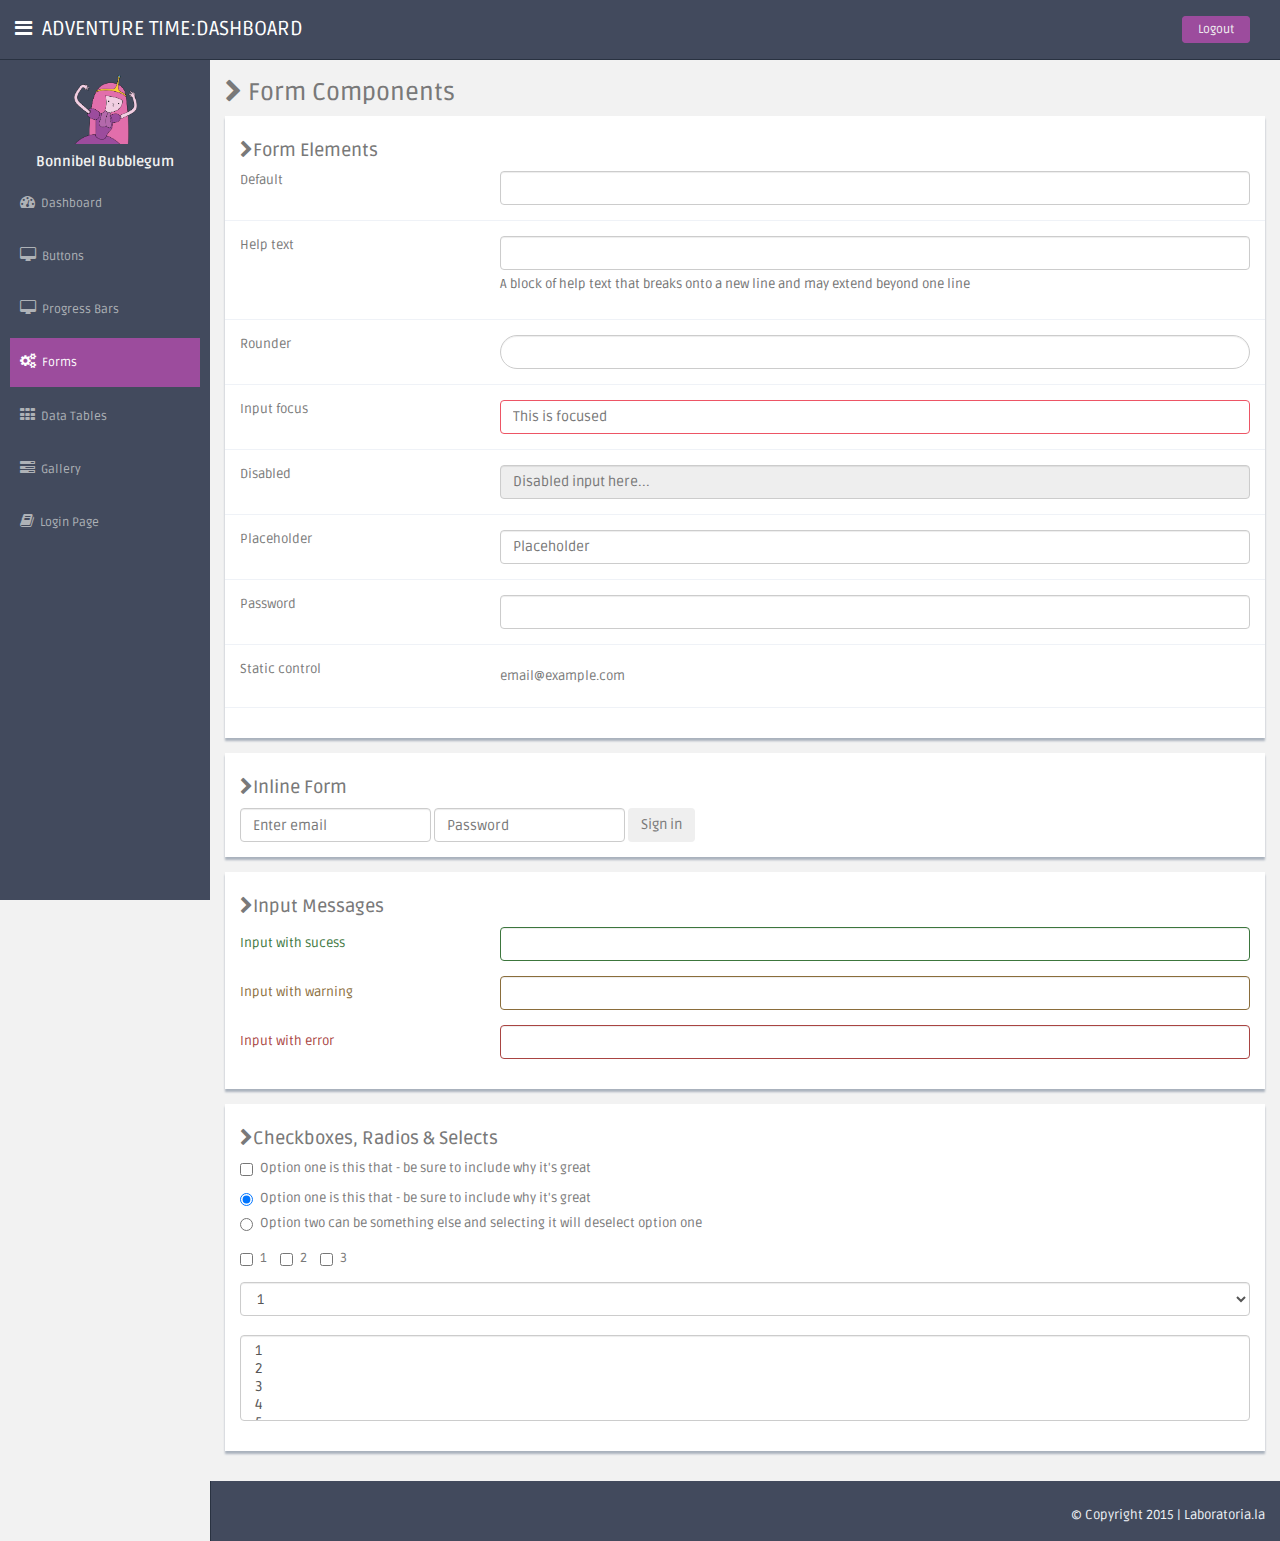
<file: form_component.html>
<!DOCTYPE html>
<html lang="en">
  <head>
    <meta charset="utf-8">
    <meta name="viewport" content="width=device-width, initial-scale=1.0">
    <meta name="description" content="">
    <meta name="author" content="Dashboard">
    <meta name="keyword" content="Dashboard, Bootstrap, Admin, Template, Theme, Responsive, Fluid, Retina">

    <title>Adventure time: Dashboard</title>

    <link href="css/bootstrap.css" rel="stylesheet">
    <link href="css/font-awesome.css" rel="stylesheet" />
    <link href="css/adventure-time-theme.css" rel="stylesheet">
    <link href="css/adventure-time-theme-responsive.css" rel="stylesheet">
    <link rel="stylesheet" href="css/styles.css">

    <!-- HTML5 shim and Respond.js IE8 support of HTML5 elements and media queries -->
    <!--[if lt IE 9]>
      <script src="https://oss.maxcdn.com/libs/html5shiv/3.7.0/html5shiv.js"></script>
      <script src="https://oss.maxcdn.com/libs/respond.js/1.4.2/respond.min.js"></script>
    <![endif]-->
  </head>

  <body>
        
    <div id="container">
      <!--inicio MENU TOP-->
      <div class="header black-bg">
        <a href="#" class="logo">
          <i class="fa fa-bars"></i>
        </a>
        <a href="dashboard.html" class="logo">
          <p class="hidden-xs">ADVENTURE TIME:DASHBOARD
          <p class="hidden-lg visible-xs">ADV. TIME</p>
        </a>
        <ul class="top-menu pull-right">
          <li>
            <a href="login.html" class="logout">Logout</a>
          </li>
        </ul>
      </div>
      <!--Sección MENU LATERAL-->
      <aside>
        <div id="sidebar">
          <ul class="sidebar-menu">
            <div class="text-center">
              <a href="#">
                <img src="img/profile_avatar.png" alt="Imagen profile" width="30%">
              </a>
            </div>
            <h5 class="text-center">Bonnibel Bubblegum</h5>
            <li>
              <a href="dashboard.html"><i class="fa fa-dashboard"></i>Dashboard</a>
            </li>
            <li>
              <a href="buttons.html"><i class="fa fa-desktop"></i>Buttons</a>
            </li>
            <li>
              <a href="progress.html"><i class="fa fa-desktop"></i>Progress Bars</a>
            </li>
            <li>
              <a href="form_component.html" class="active"><i class="fa fa-cogs"></i>Forms</a>
            </li>
            <li>
              <a href="basic_tables.html"><i class="fa fa-th"></i>Data Tables</a>
            </li>
            <li>
              <a href="gallery.html"><i class="fa fa-tasks"></i>Gallery</a>
            </li>
            <li>
              <a href="login.html"><i class="fa fa-book"></i>Login Page</a>
            </li>
          </ul>
        </div> <!--fin #SIDEBAR-->
      </aside>
      <!--inicio MAIN CONTENT-->
      <div id="main-content">
        <div class="Form wrapper">
          <h3><i class="fa fa-chevron-right "></i> Form Components</h3>
          <div class="showback">
            <h4><i class="fa fa-chevron-right "></i>Form Elements</h4>

            <div class="form-horizontal style-form">
              <form role="form">
                <div class="form-group">
                  <label for="default" class="col-xs-3">Default</label>
                  <div class="col-xs-9">
                    <input type="text" class="form-control" id="default">
                  </div>
                </div>
              </form>
            </div>
            
            <div class="form-horizontal style-form">
              <form role="form">
                <div class="form-group">
                  <label for="default" class="col-xs-3">Help text</label>
                  <div class="col-xs-9">
                    <input type="text" class="form-control" id="default">
                    <span class="help-block">A block of help text that breaks onto a new line and may extend beyond one line</span class="help-block">
                  </div>
                </div>
              </form>
            </div>

            <div class="form-horizontal style-form">
              <form role="form">
                <div class="form-group">
                  <label for="default" class="col-xs-3">Rounder</label>
                  <div class="col-xs-9">
                    <input type="default" class="form-control round-form" id="default">
                  </div>
                </div>
              </form>
            </div>
            
            <div class="form-horizontal style-form">
              <form role="form">
                <div class="form-group row">
                  <label for="focusedInput" class="col-xs-3">Input focus</label>
                  <div class="col-xs-9">
                    <input type="default" placeholder="This is focused" class="form-control" id="focusedInput">
                  </div>
                </div>
              </form>
            </div>

            <div class="form-horizontal style-form">
              <form role="form">
                <div class="form-group">
                  <label for="default" class="col-xs-3">Disabled</label>
                  <div class="col-xs-9">
                    <input type="default" placeholder="Disabled input here..." class="form-control" id="default" disabled>
                  </div>
                </div>
              </form>
            </div>

            <div class="form-horizontal style-form">
              <form role="form">
                <div class="form-group">
                  <label for="default" class="col-xs-3">Placeholder</label>
                  <div class="col-xs-9">
                    <input type="default" placeholder="Placeholder" class="form-control" id="default">
                  </div>
                </div>
              </form>
            </div>

            <div class="form-horizontal style-form">
              <form role="form">
                <div class="form-group">
                  <label for="default" class="col-xs-3">Password</label>
                  <div class="col-xs-9">
                    <input type="password" class="form-control" id="default">
                  </div>
                </div>
              </form>
            </div>
            
            <div class="form-horizontal style-form">
              <form role="form">
                <div class="form-group">
                  <label for="default" class="col-xs-3">Static control</label>
                  <div class="col-xs-9">
                    <p class="form-control-static">email@example.com</p>
                  </div>
                </div>
              </form>
            </div>
          </div><!--fin SHOWBACK-->
          
          <div class="showback">
            <h4><i class="fa fa-chevron-right "></i>Inline Form</h4>

            <form class="form-inline" role="form">
              <div class="form-group">
                <label class="sr-only" for="email">Email</label>
                <input type="email" class="form-control" placeholder="Enter email" id="email" >
                <label class="sr-only" for="pass">Email</label>
                <input type="password" class="form-control" placeholder="Password" id="pass" >
                <input type="submit" value="Sign in" class="btn">
              </div>
            </form>
          </div>
          
          <div class="showback">
            <h4><i class="fa fa-chevron-right "></i>Input Messages</h4>     
            
            <form class="form-horizontal" role="form">
              <div class="form-group has-success">
                <label for="inputSuccess" class="control-label col-xs-3">Input with sucess</label>
                <div class="col-xs-9">
                  <input type="text" class="form-control"id="inputSuccess">
                </div>            
              </div>

              <div class="form-group has-warning">
                <label for="inputWarning" class="control-label col-xs-3">Input with warning</label>
                <div class="col-xs-9">
                  <input type="text" class="form-control"id="inputWarning">
                </div>            
              </div>

              <div class="form-group has-error">
                <label for="inputError" class="control-label col-xs-3">Input with error</label>
                <div class="col-xs-9">
                  <input type="text" class="form-control"id="inputError">
                </div>            
              </div>
            </form>
          </div>

          <div class="showback">
            <h4><i class="fa fa-chevron-right"></i>Checkboxes, Radios & Selects</h4> 

              <div class="style-form">
                <div class="form-group">
                  <div class="checkbox">
                    <label><input type="checkbox"> Option one is this that - be sure to include why it's great</label>
                  </div>
                  <div class="radio">
                    <label><input type="radio" name="optradio" checked> Option one is this that - be sure to include why it's great</label>
                  </div>
                  <div class="radio">
                    <label><input type="radio" name="optradio"> Option two can be something else and selecting it will deselect option one</label>
                  </div>
                </div>
              </div>

            <div class="style-form">
              <div class="form-group">
                <label class="checkbox-inline"><input type="checkbox">1</label>
                <label class="checkbox-inline"><input type="checkbox">2</label>
                <label class="checkbox-inline"><input type="checkbox">3</label>
              </div>
            </div>
            
            <div>
              <form role="form">
                <div class="form-group">
                  <label for="Select1" class="sr-only">Selección1</label>
                  <select class="form-control" id="Select1">
                    <option>1</option>
                    <option>2</option>
                    <option>3</option>
                    <option>4</option>
                  </select>
                  <br>
                  <label for="Select2" class="sr-only">Selección2</label>
                  <select multiple class="form-control" id="Select2">
                    <option>1</option>
                    <option>2</option>
                    <option>3</option>
                    <option>4</option>
                    <option>5</option>
                  </select>  
                </div>
              </form>
            </div>
          </div>
        </div>
        <div class="footer pt-25">
          <p class="text-right"> &copy; Copyright 2015 | Laboratoria.la</p>
        </div>
      </div><!--fin Main content-->

    </div><!--fin #CONTAINER-->
    
    <!-- js placed at the end of the document so the pages load faster -->
    <script src="js/jquery.js"></script>
    <script src="js/bootstrap.min.js"></script>
    <script src="js/common-scripts.js"></script>
  </body>
</html>
</file>
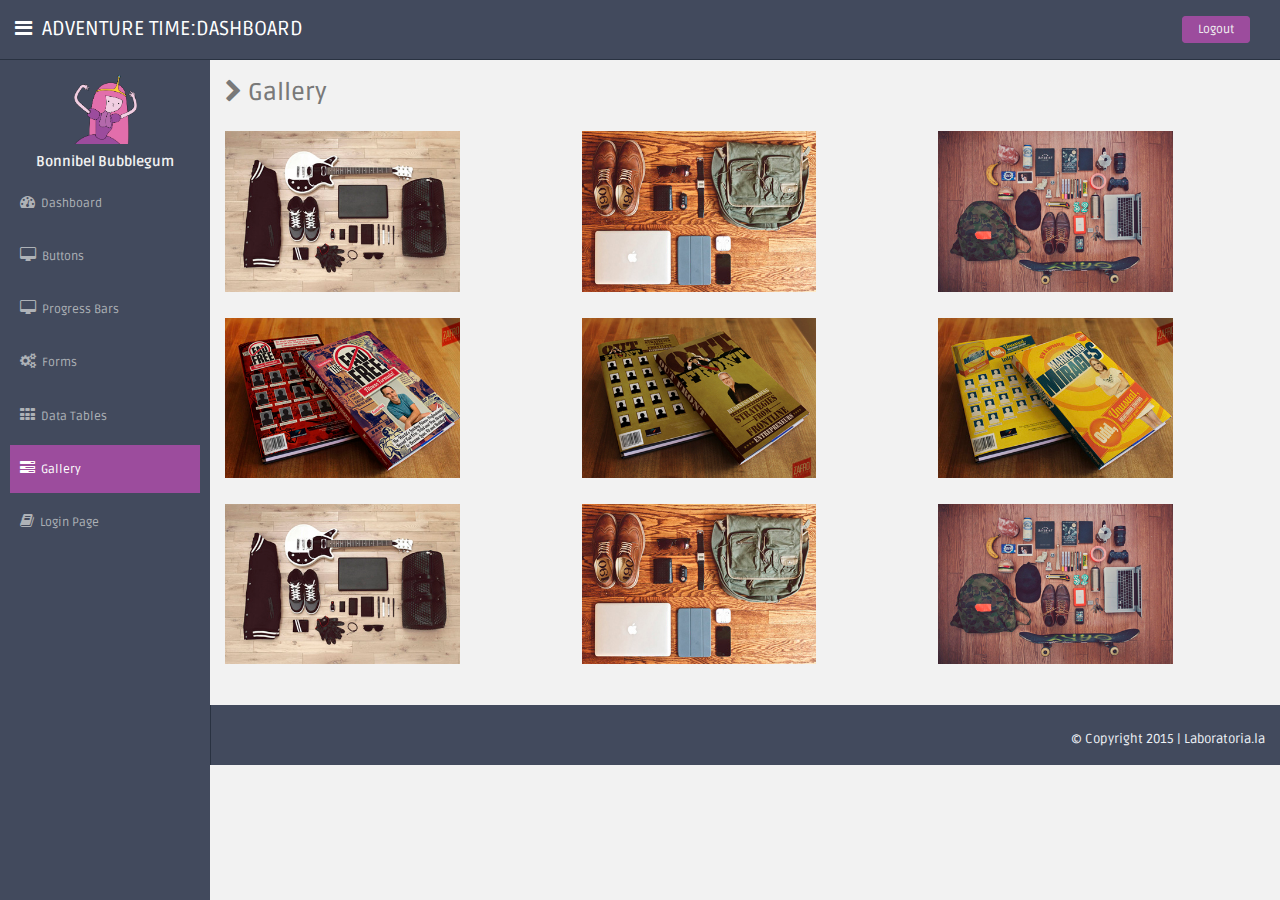
<file: gallery.html>
<!DOCTYPE html>
<html lang="en">
  <head>
    <meta charset="utf-8">
    <meta name="viewport" content="width=device-width, initial-scale=1.0">
    <meta name="description" content="">
    <meta name="author" content="Dashboard">
    <meta name="keyword" content="Dashboard, Bootstrap, Admin, Template, Theme, Responsive, Fluid, Retina">

    <title>Adventure time: Dashboard</title>

    <link href="css/bootstrap.css" rel="stylesheet">
    <link href="css/font-awesome.css" rel="stylesheet" />
    <link href="css/adventure-time-theme.css" rel="stylesheet">
    <link href="css/adventure-time-theme-responsive.css" rel="stylesheet">
    <link rel="stylesheet" href="css/styles.css">

    <!-- HTML5 shim and Respond.js IE8 support of HTML5 elements and media queries -->
    <!--[if lt IE 9]>
      <script src="https://oss.maxcdn.com/libs/html5shiv/3.7.0/html5shiv.js"></script>
      <script src="https://oss.maxcdn.com/libs/respond.js/1.4.2/respond.min.js"></script>
    <![endif]-->
  </head>
  <body>

    <div id="container">
      <!--inicio MENU TOP-->
      <div class="header black-bg">
        <a href="#" class="logo">
          <i class="fa fa-bars"></i>
        </a>
        <a href="dashboard.html" class="logo">
          <p class="hidden-xs">ADVENTURE TIME:DASHBOARD
          <p class="hidden-lg visible-xs">ADV. TIME</p>
        </a>
        <ul class="top-menu pull-right">
          <li>
            <a href="login.html" class="logout">Logout</a>
          </li>
        </ul>
      </div>
      <!--Sección MENU LATERAL-->
      <aside>
        <div id="sidebar">
          <ul class="sidebar-menu">
            <div class="text-center">
              <a href="#">
                <img src="img/profile_avatar.png" alt="Imagen profile" width="30%">
              </a>
            </div>
            <h5 class="text-center">Bonnibel Bubblegum</h5>
            <li>
              <a href="dashboard.html"><i class="fa fa-dashboard"></i>Dashboard</a>
            </li>
            <li>
              <a href="butttons.html"><i class="fa fa-desktop"></i>Buttons</a>
            </li>
            <li>
              <a href="progress.html"><i class="fa fa-desktop"></i>Progress Bars</a>
            </li>
            <li>
              <a href="form_component.html"><i class="fa fa-cogs"></i>Forms</a>
            </li>
            <li>
              <a href="basic_tables.html"><i class="fa fa-th"></i>Data Tables</a>
            </li>
            <li>
              <a href="gallery.html"  class="active"><i class="fa fa-tasks"></i>Gallery</a>
            </li>
            <li>
              <a href="login.html"><i class="fa fa-book"></i>Login Page</a>
            </li>
          </ul>
        </div> <!--fin #SIDEBAR-->
      </aside>
      <!--inicio MAIN CONTENT-->
      <div id="main-content">
        <div class="galeria wrapper">
          <h3 class="mb"><i class="fa fa-chevron-right "></i> Gallery</h3>
          <!--inicio de galeria de imagenes-->
          <div class="row">
            <div class="item-galeria col-sm-4">
              <img src="img/portfolio/port04.jpg" alt="Imagen de galería" class="img-responsive">
            </div>
            <div class="item-galeria col-sm-4">
              <img src="img/portfolio/port05.jpg" alt="Imagen de galería" class="img-responsive">
            </div>
            <div class="item-galeria col-sm-4">
              <img src="img/portfolio/port06.jpg" alt="Imagen de galería" class="img-responsive">
            </div>
          </div><!--fin ROW-->
          <div class="row">
            <div class="item-galeria col-sm-4">
              <img src="img/portfolio/port01.jpg" alt="Imagen de galería" class="img-responsive">
            </div>
            <div class="item-galeria col-sm-4">
              <img src="img/portfolio/port02.jpg" alt="Imagen de galería" class="img-responsive">
            </div>
            <div class="item-galeria col-sm-4">
              <img src="img/portfolio/port03.jpg" alt="Imagen de galería" class="img-responsive">
            </div>
          </div><!--fin ROW-->
          <div class="row">
            <div class="item-galeria col-sm-4">
              <img src="img/portfolio/port04.jpg" alt="Imagen de galería" class="img-responsive">
            </div>
            <div class="item-galeria col-sm-4">
              <img src="img/portfolio/port05.jpg" alt="Imagen de galería" class="img-responsive">
            </div>
            <div class="item-galeria col-sm-4">
              <img src="img/portfolio/port06.jpg" alt="Imagen de galería" class="img-responsive">
            </div>
          </div><!--fin ROW-->
        </div>
        <div class="footer pt-25">
          <p class="text-right"> &copy; Copyright 2015 | Laboratoria.la</p>
        </div>
      </div><!-- fin Main-content-->
    </div> <!-- fin #CONTAINER-->

    <!-- js placed at the end of the document so the pages load faster -->
    <script src="js/jquery.js"></script>
    <script src="js/bootstrap.min.js"></script>
    <script src="js/common-scripts.js"></script>
  </body>
</html>
</file>
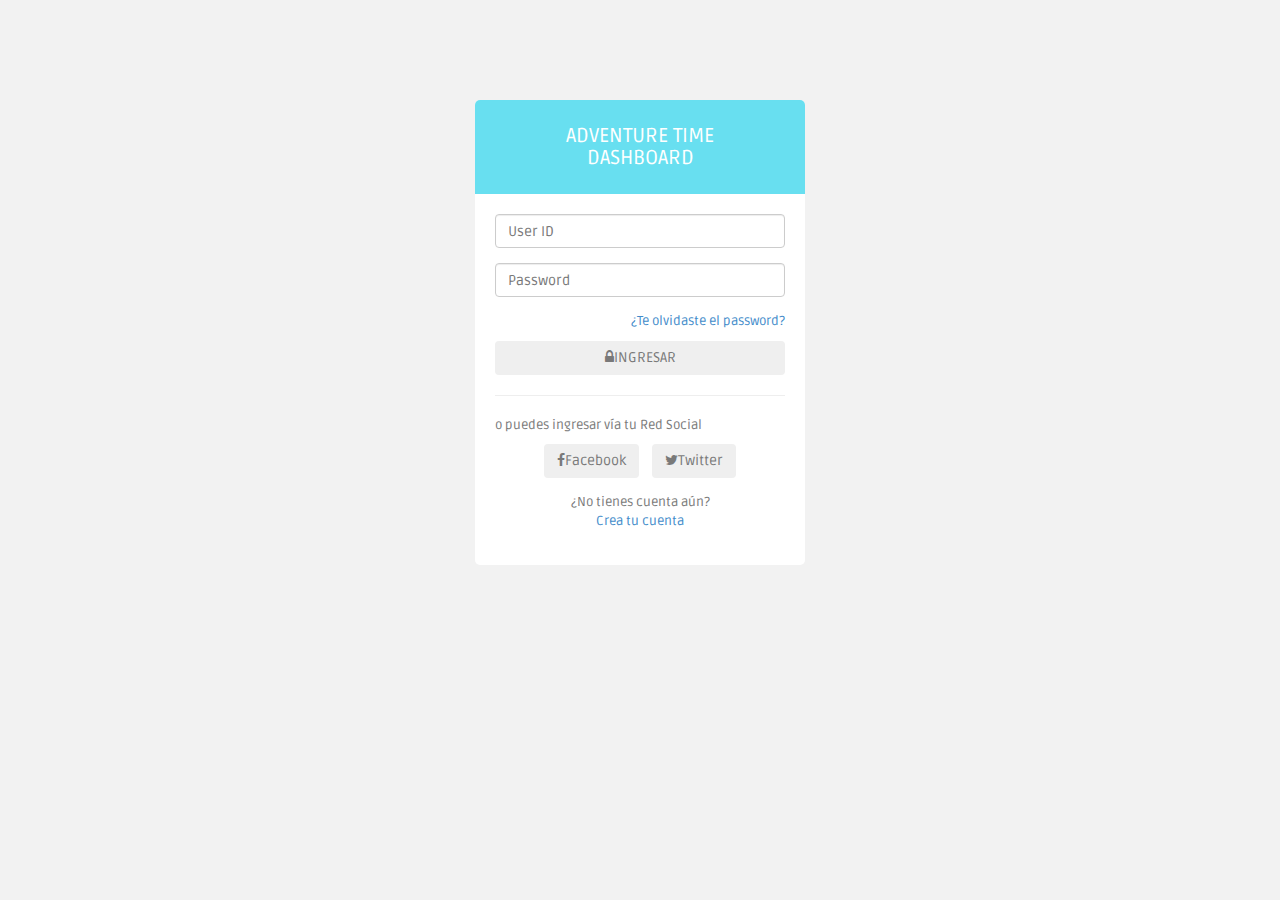
<file: login.html>
<!DOCTYPE html>
<html lang="en">
<head>
	<meta charset="utf-8">
	<meta name="viewport" content="width=device-width, initial-scale=1.0">
	<meta name="description" content="">
	<meta name="author" content="Dashboard">
	<meta name="keyword" content="Dashboard, Bootstrap, Admin, Template, Theme, Responsive, Fluid, Retina">

	<title>Adventure time: Dashboard</title>

	<link href="css/bootstrap.css" rel="stylesheet">
	<link href="css/font-awesome.css" rel="stylesheet" />
  <link href="css/adventure-time-theme.css" rel="stylesheet">
  <link href="css/adventure-time-theme-responsive.css" rel="stylesheet">
  <link rel="stylesheet" href="css/styles.css">

	<!-- HTML5 shim and Respond.js IE8 support of HTML5 elements and media queries -->
    <!--[if lt IE 9]>
      <script src="https://oss.maxcdn.com/libs/html5shiv/3.7.0/html5shiv.js"></script>
      <script src="https://oss.maxcdn.com/libs/respond.js/1.4.2/respond.min.js"></script>
      <![endif]-->
</head>

<body>

  <div  class="login" id="container">
    <div class="form-login">
      <h2 class="form-login-heading">ADVENTURE TIME<br>DASHBOARD</h2>
      <div class="login-wrap">
        <div class="registration">
          <form role="form">
            <div class="form-group">
              <input type="email" placeholder="User ID" class="form-control" id="email">
            </div>
            <div class="form-group">
              <input type="password" placeholder="Password" class="form-control" id="pwd">
            </div>
            <p class="text-right"><a href="#">¿Te olvidaste el password?</a></p>
            <button type="submit" class="btn"><i class="fa fa-lock"></i>INGRESAR</button>
          </form>
        </div>
        <hr> 
        <div class="login-social-link">
          <p>o puedes ingresar vía tu Red Social</p>
          <div class="text-center">
            <button type="button" class="btn"><i class="fa fa-facebook"></i>Facebook</button>
            <button type="button" class="btn"><i class="fa fa-twitter"></i>Twitter</button>
          </div>
          <p class="text-center">¿No tienes cuenta aún?<br><a href="#">Crea tu cuenta</a></p>
        </div>
        
      </div>
      
    </div>
  </div>

  	<!-- js placed at the end of the document so the pages load faster -->
  	<script src="js/jquery.js"></script>
  	<script src="js/bootstrap.min.js"></script>
</body>
</html>
</file>
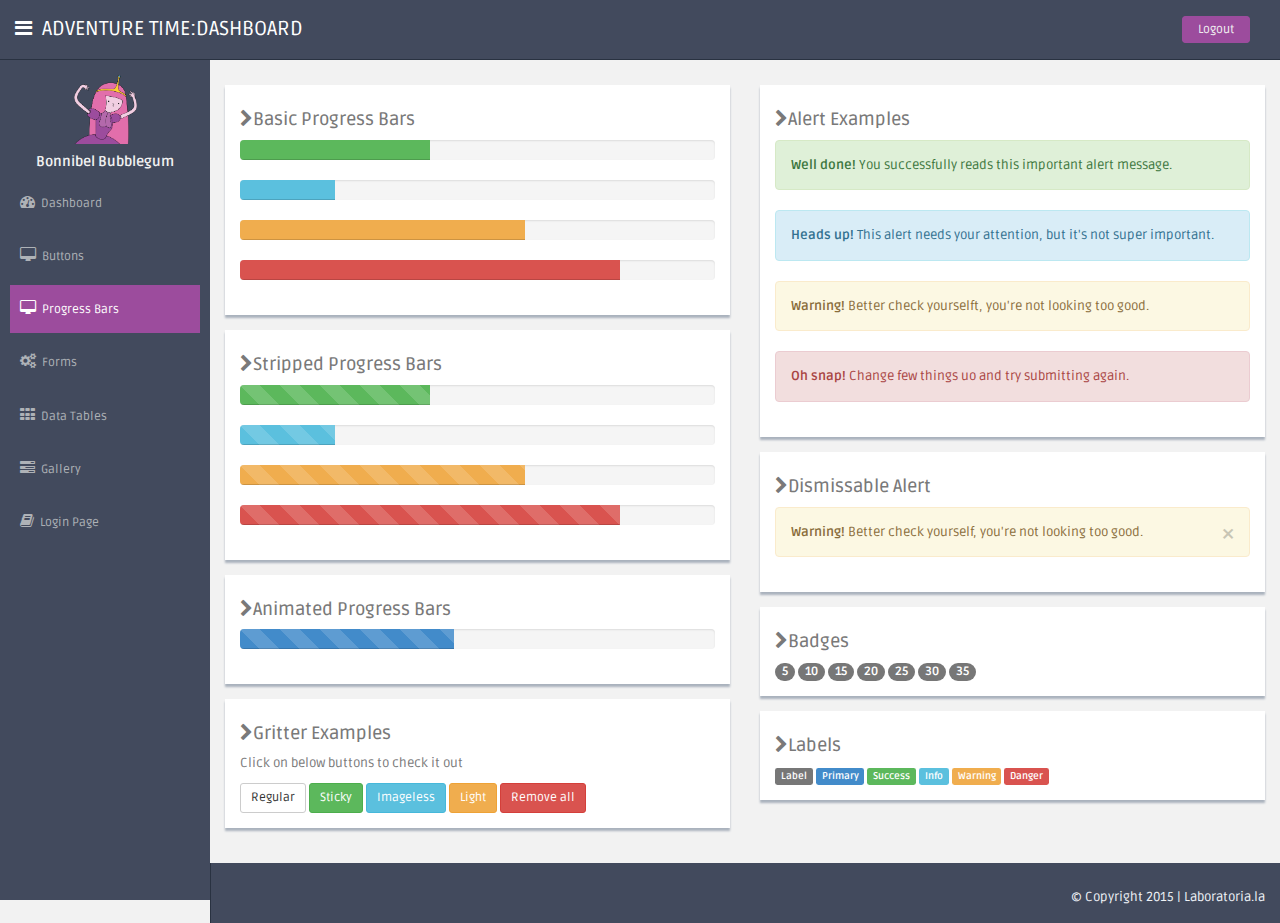
<file: progress.html>
<!DOCTYPE html>
<html lang="en">
  <head>
    <meta charset="utf-8">
    <meta name="viewport" content="width=device-width, initial-scale=1.0">
    <meta name="description" content="">
    <meta name="author" content="Dashboard">
    <meta name="keyword" content="Dashboard, Bootstrap, Admin, Template, Theme, Responsive, Fluid, Retina">

    <title>Adventure time: Dashboard</title>

    <link href="css/bootstrap.css" rel="stylesheet">
    <link href="css/font-awesome.css" rel="stylesheet" />
    <link href="css/adventure-time-theme.css" rel="stylesheet">
    <link href="css/adventure-time-theme-responsive.css" rel="stylesheet">
    <link rel="stylesheet" href="css/styles.css">

    <!-- HTML5 shim and Respond.js IE8 support of HTML5 elements and media queries -->
    <!--[if lt IE 9]>
      <script src="https://oss.maxcdn.com/libs/html5shiv/3.7.0/html5shiv.js"></script>
      <script src="https://oss.maxcdn.com/libs/respond.js/1.4.2/respond.min.js"></script>
    <![endif]-->
  </head>

  <body>
    <div id="container">
      <!--inicio MENU TOP-->
      <div class="header black-bg">
        <a href="#" class="logo">
          <i class="fa fa-bars"></i>
        </a>
        <a href="dashboard.html" class="logo">
          <p class="hidden-xs">ADVENTURE TIME:DASHBOARD
          <p class="hidden-lg visible-xs">ADV. TIME</p>
        </a>
        <ul class="top-menu pull-right">
          <li>
            <a href="login.html" class="logout">Logout</a>
          </li>
        </ul>
      </div>
      <!--Sección MENU LATERAL-->
      <aside>
        <div id="sidebar">
          <ul class="sidebar-menu">
            <div class="text-center">
              <a href="#">
                <img src="img/profile_avatar.png" alt="Imagen profile" width="30%">
              </a>
            </div>
            <h5 class="text-center">Bonnibel Bubblegum</h5>
            <li>
              <a href="dashboard.html"><i class="fa fa-dashboard"></i>Dashboard</a>
            </li>
            <li>
              <a href="buttons.html"><i class="fa fa-desktop"></i>Buttons</a>
            </li>
            <li>
              <a href="progress.html" class="active"><i class="fa fa-desktop"></i>Progress Bars</a>
            </li>
            <li>
              <a href="form_component.html"><i class="fa fa-cogs"></i>Forms</a>
            </li>
            <li>
              <a href="basic_tables.html"><i class="fa fa-th"></i>Data Tables</a>
            </li>
            <li>
              <a href="gallery.html"><i class="fa fa-tasks"></i>Gallery</a>
            </li>
            <li>
              <a href="login.html"><i class="fa fa-book"></i>Login Page</a>
            </li>
          </ul>
        </div> <!--fin #SIDEBAR-->
      </aside>
      <!--inicio MAiN CONTENT-->
      <div id="main-content" >
        <div class="Progress wrapper pt-25">
          <div class="row">
            <div class="col-sm-6">
              <div class="showback">
                <h4><i class="fa fa-chevron-right"></i>Basic Progress Bars</h4>
                <div class="progress">
                  <div class="progress-bar progress-bar-success" role="progressbar" aria-valuenow="40" aria-valuemin="0" aria-value="100" style="width:40%"></div>
                </div>
                <div class="progress">
                  <div class="progress-bar progress-bar-info" role="progressbar" aria-valuenow="20" aria-valuemin="0" aria-value="100" style="width:20%"></div>
                </div>
                <div class="progress">
                  <div class="progress-bar progress-bar-warning" role="progressbar" aria-valuenow="60" aria-valuemin="0" aria-value="100" style="width:60%"></div>
                </div>
                <div class="progress">
                  <div class="progress-bar progress-bar-danger" role="progressbar" aria-valuenow="80" aria-valuemin="0" aria-value="100" style="width:80%"></div>
                </div>
              </div>
              <div class="showback">
                <h4><i class="fa fa-chevron-right"></i>Stripped Progress Bars</h4>
                <div class="progress progress-striped">
                  <div class="progress-bar progress-bar-success" role="progressbar" aria-valuenow="40" aria-valuemin="0" aria-value="100" style="width:40%"></div>
                </div>
                <div class="progress progress-striped">
                  <div class="progress-bar progress-bar-info" role="progressbar" aria-valuenow="20" aria-valuemin="0" aria-value="100" style="width:20%"></div>
                </div>
                <div class="progress progress-striped">
                  <div class="progress-bar progress-bar-warning" role="progressbar" aria-valuenow="60" aria-valuemin="0" aria-value="100" style="width:60%"></div>
                </div>
                <div class="progress progress-striped">
                  <div class="progress-bar progress-bar-danger" role="progressbar" aria-valuenow="80" aria-valuemin="0" aria-value="100" style="width:80%"></div>
                </div>
              </div>
              <div class="showback">
                <h4><i class="fa fa-chevron-right"></i>Animated Progress Bars</h4>
                <div class="progress ">
                  <div class="progress-bar progress-bar-striped active" role="progressbar" aria-valuenow="45" aria-valuemin="0" aria-value="100" style="width:45%"></div>
                </div>
              </div>
              <div class="showback">
                <h4><i class="fa fa-chevron-right"></i>Gritter Examples</h4>
                <p>Click on below buttons to check it out</p>
                <button class="btn btn-default btn-sm">Regular</button>
                <button class="btn btn-success btn-sm">Sticky</button>
                <button class="btn btn-info btn-sm">Imageless</button>
                <button class="btn btn-warning btn-sm">Light</button>
                <button class="btn btn-danger btn-sm">Remove all</button>
              </div>
            </div><!--fin col-sm-6-->
            <div class="col-sm-6">
              <div class="showback">
                <h4><i class="fa fa-chevron-right"></i>Alert Examples</h4>
                <div class="alert alert-success"><strong>Well done!</strong> You successfully reads this important alert message.</div>
                <div class="alert alert-info"><strong>Heads up!</strong> This alert needs your attention, but it's not super important.</div>
                <div class="alert alert-warning"><strong>Warning!</strong> Better check yourselft, you're not looking too good.</div>
                <div class="alert alert-danger"><strong>Oh snap!</strong> Change few things uo and try submitting again.</div>
              </div>
              <div class="showback">
                <h4><i class="fa fa-chevron-right"></i>Dismissable Alert</h4>
                <div class="alert alert-warning fade in">
                  <a href="#" class="close" data-dismiss="alert" aria-label="close">&times;</a>
                  <strong>Warning!</strong> Better check yourself, you're not looking too good.</div>
              </div>
              <div class="showback">
                <h4><i class="fa fa-chevron-right"></i>Badges</h4>
                <span class="badge">5</span>
                <span class="badge">10</span>
                <span class="badge">15</span>
                <span class="badge">20</span>
                <span class="badge">25</span>
                <span class="badge">30</span>
                <span class="badge">35</span>
              </div>
              <div class="showback">
                <h4><i class="fa fa-chevron-right"></i>Labels</h4>
                <span class="label label-default"> Label</span>
                <span class="label label-primary">Primary</span>
                <span class="label label-success">Success</span>
                <span class="label label-info">Info</span>
                <span class="label label-warning">Warning</span>
                <span class="label label-danger">Danger</span>
              </div>
            </div><!--fin col-sm-6-->
          </div><!--fin row-->
        </div><!--fin progress-->
        <div class="footer pt-25">
          <p class="text-right"> &copy; Copyright 2015 | Laboratoria.la</p>
        </div>
      </div><!--fin #MAIN CONTENT .PROGRESS-->
    </div><!--fin #CONTAINER-->
    <!--Inserta tu codigo aqui-->

    <!-- js placed at the end of the document so the pages load faster -->
    <script src="js/jquery.js"></script>
    <script src="js/bootstrap.min.js"></script>
    <script src="js/common-scripts.js"></script>
  </body>
</html>
</file>
<file: css/adventure-time-theme.css>
@import url(http://fonts.googleapis.com/css?family=Ruda:400,700,900);

body { 
    color: #797979;
	background: #f2f2f2;
    font-family: 'Ruda', sans-serif;
    padding: 0px !important;
    margin: 0px !important;
    font-size:13px;
}

ul li {
    list-style: none;
}

a, a:hover, a:focus {
    text-decoration: none;
    outline: none;
}

::selection {
    background: #9c4c9d;
    color: #fff;
}
::-moz-selection {
    background: #9c4c9d;
    color: #fff;
}

/* Base colors */
.label-theme {
    background-color: #68dff0;
}

.bg-theme {
    background-color: #68dff0;
}

#container {
    width: 100%;
    height: 100%;
}

ul.top-menu > li > .logout {
	color: #f2f2f2;
	font-size: 12px;
	border-radius: 4px;
	-webkit-border-radius: 4px;
	border: 1px solid #9c4c9d !important;
	padding: 5px 15px;
	margin-right: 15px;
	background: #9c4c9d;
	margin-top: 15px;
}

#sidebar {
    width: 210px;
    height: 100%;
    position: fixed;
    background: #424a5d;
}

#sidebar h5 {
	color: #f2f2f2;
	font-weight: 700;
}

#sidebar ul li {
    position: relative;
}

#sidebar .sub-menu > .sub li  {
    padding-left: 32px;
}

#sidebar .sub-menu > .sub li:last-child {
    padding-bottom: 10px;
}

.nav-collapse.collapse {
    display: inline;
}

ul.sidebar-menu , ul.sidebar-menu li ul.sub{
    margin: -2px 0 0;
    padding: 0;
}

ul.sidebar-menu {
    margin-top: 75px;
}

#sidebar > ul > li > ul.sub {
    display: none;
}

#sidebar > ul > li.active > ul.sub, #sidebar > ul > li > ul.sub > li > a {
    display: block;
}

ul.sidebar-menu li ul.sub li{
    background: #424a5d;
    margin-bottom: 0;
    margin-left: 0;
    margin-right: 0;
}

ul.sidebar-menu li ul.sub li:last-child{
    border-radius: 0 0 4px 4px;
    -webkit-border-radius: 0 0 4px 4px;
}

ul.sidebar-menu li ul.sub li a {
    font-size: 12px;
    padding: 6px 0;
    line-height: 35px;
    height: 35px;
    -webkit-transition: all 0.3s ease;
    -moz-transition: all 0.3s ease;
    -o-transition: all 0.3s ease;
    -ms-transition: all 0.3s ease;
    transition: all 0.3s ease;
    color: #aeb2b7;
}

ul.sidebar-menu li ul.sub li a:hover {
	color: white;
	background: transparent;
}

ul.sidebar-menu li ul.sub li.active a {
    color: #9c4c9d;
    -webkit-transition: all 0.3s ease;
    -moz-transition: all 0.3s ease;
    -o-transition: all 0.3s ease;
    -ms-transition: all 0.3s ease;
    transition: all 0.3s ease;
    display: block;
}

ul.sidebar-menu li{
    margin-bottom: 5px;
    margin-left:10px;
    margin-right:10px;
}

ul.sidebar-menu li.sub-menu{
    line-height: 15px;
}

ul.sidebar-menu li a span{
    display: inline-block;
}

ul.sidebar-menu li a{
    color: #aeb2b7;
    text-decoration: none;
    display: block;
    padding: 15px 0 15px 10px;
    font-size: 12px;
    outline: none;
    -webkit-transition: all 0.3s ease;
    -moz-transition: all 0.3s ease;
    -o-transition: all 0.3s ease;
    -ms-transition: all 0.3s ease;
    transition: all 0.3s ease;
}

ul.sidebar-menu li a.active {
    background: #9c4c9d;
    color: #fff;
    display: block;

    -webkit-transition: all 0.3s ease;
    -moz-transition: all 0.3s ease;
    -o-transition: all 0.3s ease;
    -ms-transition: all 0.3s ease;
    transition: all 0.3s ease;
}

ul.sidebar-menu li a:hover, ul.sidebar-menu li a:focus {
    background: #E26EAB;
    color: white;
}


ul.sidebar-menu li a i {
    font-size: 15px;
    padding-right: 6px;
}

ul.sidebar-menu li a:hover i, ul.sidebar-menu li a:focus i {
    color: #fff;
}

ul.sidebar-menu li a.active i {
    color: #fff;
}

/* MAIN CONTENT CONFIGURATION */
#main-content {
    margin-left: 210px;
}

.header, .footer {
    min-height: 60px;
    padding: 0 15px;
}

.header {
    position: fixed;
    left: 0;
    right: 0;
    z-index: 1002;
}

.black-bg {
    background: #424a5d;
    border-bottom: 1px solid #293241;
}

.wrapper {
    display: inline-block;
    margin-top: 60px;
    padding-left: 15px;
    padding-right: 15px;
    padding-bottom: 15px;
    padding-top: 0px;
    width: 100%;
}

/* LOGO */
a.logo {
    font-size: 20px;
    color: #ffffff;
    float: left;
    margin-top: 15px;
    text-transform: uppercase;
}

a.logo b {
    font-weight: 900;
}

a.logo:hover, a.logo:focus {
    text-decoration: none;
    outline: none;
}

a.logo span {
    color: #9c4c9d;
}

ul.top-menu > li > a {
    color: #666666;
    font-size: 16px;
    border-radius: 4px;
    -webkit-border-radius: 4px;
    border:1px solid #666666 !important;
    padding: 2px 6px;
    margin-right: 15px;
}

ul.top-menu > li > a:hover, ul.top-menu > li > a:focus {
    border:1px solid #E26EAB !important;
    background-color: #E26EAB !important;
    border-color: #E26EAB !important;
    text-decoration: none;
    border-radius: 4px;
    -webkit-border-radius: 4px;
    color: white !important;
}

/* utils */
.mt {
    margin-top: 25px;
}

.pt-25 {
    padding-top: 25px;
}

.mb {
    margin-bottom: 25px;
}

.ml {
    margin-left: 5px;
}

.no-padding {
    padding: 0 !important;
}

.no-margin {
    margin: 0 !important;
}

/* *************************************************************************************
PANELS CONFIGURATIONS
*************************************************************************************** */

/*Panel Size*/

.pn {
    height: 250px;
    box-shadow: 0 2px 1px rgba(0, 0, 0, 0.2);
}

.pn:hover {
    box-shadow: 2px 3px 2px rgba(0, 0, 0, 0.3);
    
}

/*Grey Panel*/

.grey-panel {
    text-align: center;
    background: #dfdfe1;
}
.grey-panel .grey-header {
    background: #ccd1d9;
    padding: 3px;
    margin-bottom: 15px;
}
.grey-panel h5 {
    font-weight: 200;
    margin-top: 10px;
}
.grey-panel p {
    margin-left: 5px;
}
/* Specific Conf for Donut Charts*/
.donut-chart p {
    margin-top: 5px;
    font-weight: 700;
    margin-left: 15px;
}
.donut-chart h2 {
    font-weight: 900;
    color: #FF6B6B;
    font-size: 38px;
}

/* Dark Blue*/

.darkblue-panel {
    text-align: center;
    background: #444c57;
}
.darkblue-panel .darkblue-header {
    background: transparent;
    padding: 3px;
    margin-bottom: 15px;
}
.darkblue-panel h1 {
    color: #f2f2f2;
}
.darkblue-panel h5 {
    font-weight: 200;
    margin-top: 10px;
    color: white;
}
.darkblue-panel footer {
    color: white;
}
.darkblue-panel footer h5 {
    margin-left:10px; 
    margin-right: 10px;
    font-weight: 700;
}

/*Green Panel*/
.green-panel {
    text-align: center;
    background: #68dff0;
}
.green-panel .green-header {
    background: #43b1a9;
    padding: 3px;
    margin-bottom: 15px;
}
.green-panel h5 {
    color: white;
    font-weight: 200;
    margin-top: 10px;
}
.green-panel h3 {
    color: white;
    font-weight: 100;
}
.green-panel p {
    color: white;
}

/*White Panel */
.white-panel {
    text-align: center;
    background: #ffffff;
    color: #ccd1d9;
}

.white-panel p {
    margin-top: 5px;
    font-weight: 700;
    margin-left: 15px;
}
.white-panel .white-header {
    background: #f4f4f4;
    padding: 3px;
    margin-bottom: 15px;
    color: #c6c6c6;
}
.white-panel .small {
    font-size: 10px;
    color: #ccd1d9;
}

.white-panel i {
    color: #68dff0;
    padding-right: 4px;
    font-size: 14px;
}

/*STOCK CARD Panel*/
.card {
  background: white;
  box-shadow: 0 2px 1px rgba(0, 0, 0, 0.2);
  margin-bottom: 1em; 
  height: 250px;
}
.stock .stock-chart {
  background: #00c5de;
}
.stock .stock-chart #chart {
    height: 10.7em;
    background: url(http://i.imgbox.com/abmuNQx2) center bottom no-repeat; 
}    
.stock .current-price {
  background: #1d2122;
  padding: 10px; 
}
.stock .current-price .info abbr {
    display: block;
    color: #f8f8f8;
    font-size: 1.5em;
    font-weight: 600;
    margin-top: 0.18em;
}
.stock .current-price .changes {
    text-align: right; 
}
.stock .changes .up {
    color: #4fd98b
}
.stock .current-price .changes .value {
      font-size: 1.8em;
      font-weight: 700; 
}
.stock .summary {
    color: #2f2f2f;
    display: block;
    background: #f2f2f2;
    padding: 10px;
    text-align: center;
}
.stock .summary strong {
    font-weight: 900;
    font-size: 14px;
}

/*Content Panel*/
.content-panel {
    background: #ffffff;
    box-shadow: 0px 3px 2px #aab2bd;
    padding-top: 15px;
    padding-bottom: 5px;
}
.content-panel h4 {
    margin-left: 10px;
}

/*WEATHER PANELS*/

/* Weather 1 */
.weather {
    background: url(../img/weather.jpg) no-repeat center top;
    text-align: center;
    background-position: center center;
}
.weather i {
    color: white;
    margin-top: 45px;
}
.weather h2 {
    color: white;
    font-weight: 900;
}
.weather h4 {
    color: white;
    font-weight: 900;
    letter-spacing: 1px;
}

/* Weather 2 */
.weather-2 {
    background: #e9f0f4;
}
.weather-2 .weather-2-header {
    background: #54bae6;
    padding-top: 5px;
    margin-bottom: 5px;
}
.weather-2 .weather-2-header p {
    color: white;
    margin-left: 5px;
    margin-right: 5px;
}
.weather-2 .weather-2-header p small {
    font-size: 10px;
}
.weather-2 .data {
    margin-right: 10px;
    margin-left: 10px;
    color: #272b34;
}
.weather-2 .data h5 {
    margin-top: 0px;
    font-weight: lighter;
}
.weather-2 .data h1{
    margin-top: 2px;
}

/* Weather 3 */
.weather-3 {
    background: #ffcf00;
}

.weather-3 i {
    color: white;
    margin-top: 30px;
    font-size: 70px;
}
.weather-3 h1 {
    margin-top: 10px;
    color: white;
    font-weight: 900;
}
.weather-3 .info {
    background: #f2f2f2;
}
.weather-3 .info i {
    font-size: 15px;
    color: #c2c2c2;
    margin-bottom: 0px;
    margin-top: 10px;
}
.weather-3 .info h3 {
    font-weight: 900;
    margin-bottom: 0px;
}
.weather-3 .info p {
    margin-left: 10px;
    margin-right: 10px;
    margin-bottom: 16px;
    color: #c2c2c2;
    font-size: 15px;
    font-weight: 700;
}


/*Twitter Panel*/
.twitter-panel {
    background: #4fc1e9;
    text-align: center;
}
.twitter-panel i {
    color: white;
    margin-top: 40px;
}
.twitter-panel p {
    color: #f5f5f5;
    margin: 10px;
}
.twitter-panel .user {
    color: white;
    font-weight: 900;
}


/* Instagram Panel*/
.instagram-panel {
    background: url(../img/instagram.jpg) no-repeat center top;
    text-align: center;
    background-position: center center;
}
.instagram-panel i {
    color: white;
    margin-top: 35px;
}
.instagram-panel p {
    margin: 5px;
    color: white;
}

/* Product Panel */
.product-panel {
    background: #dadad2;
    text-align: center;
    padding-top: 50px;
    height: 100%;
}

/* Product Panel 2*/
.product-panel-2 {
    background: #dadad2;
    text-align: center;
}
.product-panel-2 .badge {
    position: absolute;
    top: 20px;
    left: 35px;
}
.badge-hot {
    background: #ed5565;
    width: 70px;
    height: 70px;
    line-height: 70px;
    font-size: 18px;
    color: #fff;
    text-align: center;
    border-radius: 100%;
}

/* Soptify Panel */
#spotify {
    background: url(../img/lorde.jpg) no-repeat center top;
    margin-top: -15px;
    background-attachment: relative;
    background-position: center center;
    min-height: 220px;
    width: 100%;
    -webkit-background-size: 100%;
    -moz-background-size: 100%;
    -o-background-size: 100%;
    background-size: 100%;
    -webkit-background-size: cover;
    -moz-background-size: cover;
    -o-background-size: cover;
    background-size: cover;
}
#spotify .btn-clear-g {
    top: 15%;
    right: 10px;
    position: absolute;
    margin-top: 5px;
}
#spotify .sp-title {
    bottom: 15%;
    left: 25px;
    position: absolute;
    color: #efefef;
}
#spotify .sp-title h3 {
    font-weight: 900;
}
#spotify .play{
    bottom: 18%;
    right: 25px;
    position: absolute;
    color: #efefef;
    font-size: 20px
}
.followers {
    margin-left: 5px;
    margin-top: 5px;
}

/* BLOG PANEL */
#blog-bg {
    background: url(../img/blog-bg.jpg) no-repeat center top;
    margin-top: -15px;
    background-attachment: relative;
    background-position: center center;
    min-height: 150px;
    width: 100%;
    -webkit-background-size: 100%;
    -moz-background-size: 100%;
    -o-background-size: 100%;
    background-size: 100%;
    -webkit-background-size: cover;
    -moz-background-size: cover;
    -o-background-size: cover;
    background-size: cover;
}
#blog-bg .badge {
    position: absolute;
    top: 20px;
    left: 35px;
}
.badge-popular {
    background: #3498db;
    width: 70px;
    height: 70px;
    line-height: 70px;
    font-size: 13px;
    color: #fff;
    text-align: center;
    border-radius: 100%;
}
.blog-title {
    background: rgba(0,0,0,0.5);
    bottom: 100px;
    padding: 6px;
    color: white;
    font-weight: 700;
    position: absolute;
    display: block;
    width: 120px;
}
.blog-text {
    margin-left: 8px;
    margin-right: 8px;
    margin-top: 15px;
    font-size: 12px;
}

/* showcase background */
.showback {
    background: #ffffff;
    padding: 15px;
    margin-bottom: 15px;
    box-shadow: 0px 3px 2px #aab2bd;
}


.form-panel {
    background: #ffffff;
    margin: 10px;
    padding: 10px;
    box-shadow: 0px 3px 2px #aab2bd;
    text-align: left;
}

label {
    font-weight: 400;
}

.form-horizontal.style-form .form-group {
    border-bottom: 1px solid #eff2f7;
    padding-bottom: 15px;
    margin-bottom: 15px;
}

.round-form {
    border-radius: 500px;
    -webkit-border-radius: 500px;
}

@media (min-width: 768px) {
        .form-horizontal .control-label {
        text-align: left;
    }
}

#focusedInput {
    border: 1px solid #ed5565;
    box-shadow: none;
}

.add-on {
    float: right;
    margin-top: -37px;
    padding: 3px;
    text-align: center;
}

.add-on .btn {
    height: 34px;
}

/* TOGGLE CONFIGURATION */
.has-switch {
    border-radius: 30px;
    -webkit-border-radius: 30px;
    display: inline-block;
    cursor: pointer;
    line-height: 1.231;
    overflow: hidden;
    position: relative;
    text-align: left;
    width: 80px;
    -webkit-mask: url('../img/mask.png') 0 0 no-repeat;
    mask: url('../img/mask.png') 0 0 no-repeat;
    -webkit-user-select: none;
    -moz-user-select: none;
    -ms-user-select: none;
    -o-user-select: none;
    user-select: none;
}
.has-switch.deactivate {
    opacity: 0.5;
    filter: alpha(opacity=50);
    cursor: default !important;
}
.has-switch.deactivate label,
.has-switch.deactivate span {
    cursor: default !important;
}
.has-switch > div {
    width: 162%;
    position: relative;
    top: 0;
}
.has-switch > div.switch-animate {
    -webkit-transition: left 0.25s ease-out;
    -moz-transition: left 0.25s ease-out;
    -o-transition: left 0.25s ease-out;
    transition: left 0.25s ease-out;
    -webkit-backface-visibility: hidden;
}
.has-switch > div.switch-off {
    left: -63%;
}
.has-switch > div.switch-off label {
    background-color: #7f8c9a;
    border-color: #bdc3c7;
    -webkit-box-shadow: -1px 0 0 rgba(255, 255, 255, 0.5);
    -moz-box-shadow: -1px 0 0 rgba(255, 255, 255, 0.5);
    box-shadow: -1px 0 0 rgba(255, 255, 255, 0.5);
}
.has-switch > div.switch-on {
    left: 0%;
}
.has-switch > div.switch-on label {
    background-color: #41cac0;
}
.has-switch input[type=checkbox] {
    display: none;
}
.has-switch span {
    cursor: pointer;
    font-size: 14.994px;
    font-weight: 700;
    float: left;
    height: 29px;
    line-height: 19px;
    margin: 0;
    padding-bottom: 6px;
    padding-top: 5px;
    position: relative;
    text-align: center;
    width: 50%;
    z-index: 1;
    -webkit-box-sizing: border-box;
    -moz-box-sizing: border-box;
    box-sizing: border-box;
    -webkit-transition: 0.25s ease-out;
    -moz-transition: 0.25s ease-out;
    -o-transition: 0.25s ease-out;
    transition: 0.25s ease-out;
    -webkit-backface-visibility: hidden;
}
.has-switch span.switch-left {
    border-radius: 30px 0 0 30px;
    background-color: #2A3542;
    color: #41cac0;
    border-left: 1px solid transparent;
}
.has-switch span.switch-right {
    border-radius: 0 30px 30px 0;
    background-color: #bdc3c7;
    color: #ffffff;
    text-indent: 7px;
}
.has-switch span.switch-right [class*="fui-"] {
    text-indent: 0;
}
.has-switch label {
    border: 4px solid #2A3542;
    border-radius: 50%;
    -webkit-border-radius: 50%;
    float: left;
    height: 29px;
    margin: 0 -21px 0 -14px;
    padding: 0;
    position: relative;
    vertical-align: middle;
    width: 29px;
    z-index: 100;
    -webkit-transition: 0.25s ease-out;
    -moz-transition: 0.25s ease-out;
    -o-transition: 0.25s ease-out;
    transition: 0.25s ease-out;
    -webkit-backface-visibility: hidden;
}
.switch-square {
    border-radius: 6px;
    -webkit-border-radius: 6px;
    -webkit-mask: url('../img/mask.png') 0 0 no-repeat;
    mask: url('../img/mask.png') 0 0 no-repeat;
}
.switch-square > div.switch-off label {
    border-color: #7f8c9a;
    border-radius: 6px 0 0 6px;
}
.switch-square span.switch-left {
    border-radius: 6px 0 0 6px;
}
.switch-square span.switch-left [class*="fui-"] {
    text-indent: -10px;
}
.switch-square span.switch-right {
    border-radius: 0 6px 6px 0;
}
.switch-square span.switch-right [class*="fui-"] {
    text-indent: 5px;
}
.switch-square label {
    border-radius: 0 6px 6px 0;
    border-color: #41cac0;
}



/*LOGIN CONFIGURATION PAGE*/
.form-login {
    max-width: 330px;
    margin: 100px auto 0;
    background: #fff;
    border-radius: 5px;
    -webkit-border-radius: 5px;
}

.form-login h2.form-login-heading {
    margin: 0;
    padding: 25px 20px;
    text-align: center;
    background: #68dff0;
    border-radius: 5px 5px 0 0;
    -webkit-border-radius: 5px 5px 0 0;
    color: #fff;
    font-size: 20px;
    text-transform: uppercase;
    font-weight: 300;
}
.login-wrap {
    padding: 20px;
}
.login-wrap .registration {
    text-align: center;
}
.login-social-link {
    display: block;
    margin-top: 20px;
    margin-bottom: 15px;
}

.sidebar-toggle-box {
    float: left;
    padding-right: 15px;
    margin-top: 18px;
}

.sidebar-toggle-box .fa-bars {
    cursor: pointer;
    display: inline-block;
    font-size: 20px;
    color: white;
}


.sidebar-closed > #sidebar > ul {
    display: none;
}

.sidebar-closed #main-content {
    margin-left: 0px;
}

.sidebar-closed #sidebar {
    margin-left: -180px;
}


/***************************************************************/
/********************* Dashboard code **************************/

@media (max-width: 768px) {
    .main-chart {
        padding-top: 0px;
    }
}

.ds {
    background: #ffffff;
    padding-top: 20px;
}

.ds h4 {
    font-size: 14px;
    font-weight: 700;
}

.ds h3 {
    color: #ffffff;
    font-size: 16px;
    padding: 0 10px;
    line-height: 60px;
    height: 60px;
    margin: 0;
    background: #9c4c9d;
    text-align: center;
}

.ds i {
    font-size: 12px;
    line-height: 16px;
}

.ds .desc {
    border-bottom: 1px solid #eaeaea;
    display: inline-block;
    padding: 15px 0;
    width: 100%;
}

.ds .desc:hover {
    background: #f2f2f2;
}

.ds .thumb {
    width: 30px;
    margin: 0 10px 0 20px;
    display: block;
    float: left;
}

.ds .details {
    width: 170px;
    float: left;
}

.ds > .desc p {
    font-size: 11px;
}

.ds p > muted {
    font-size: 9px;
    text-transform: uppercase;
    font-style: italic;
    color: #666666
}

.page-header {
    margin-top: 0px;
}

.page-header h1 {
    margin-top: 0px;
}

.main-video h4 {
    font-weight: 800px;
    margin-top: 0px;
}

.main-video .buttons a {
    margin-right: 10px;
}

.divider {
    border: 1px solid #eaeaea;
}

.mtbox {
    margin-top: 80px;
    margin-bottom: 40px;
}

.box1 {
    padding: 15px;
    text-align: center;
    color: #989898;
    border-bottom: 1px solid #989898;
}

.box1 span {
    font-size: 50px;

}

.box1 h3 {
    text-align: center;
}

.box0:hover .box1 {
    border-bottom: 1px solid #ffffff;
}

.box0 p {
    text-align: center;
    font-size: 12px;
    color: #f2f2f2;
}

.box0:hover p {
    color: #ff865c;
}

.box0:hover {
    background: #ffffff;
    box-shadow: 0 2px 1px rgba(0, 0, 0, 0.2);
}
</file>
<file: css/adventure-time-theme-responsive.css>
@media (max-width: 768px) {

    .header {
        position: absolute;
    }

    /*sidebar*/

    #sidebar {
        height: auto;
        overflow: hidden;
        position: absolute;
        width: 100%;
        z-index: 1001;
    }


    /* body container */
    #main-content {
        margin: 0px!important;
        position: none !important;
    }

    #sidebar > ul > li > a > span {
        line-height: 35px;
    }

    #sidebar > ul > li {
        margin: 0 10px 5px 10px;
    }
    #sidebar > ul > li > a {
        height:35px;
        line-height:35px;
        padding: 0 10px;
        text-align: left;
    }
    #sidebar > ul > li > a i{
        /*display: none !important;*/
    }

    #sidebar ul > li > a .arrow, #sidebar > ul > li > a .arrow.open {
        margin-right: 10px;
        margin-top: 15px;
    }

    #sidebar ul > li.active > a .arrow, #sidebar ul > li > a:hover .arrow, #sidebar ul > li > a:focus .arrow,
    #sidebar > ul > li.active > a .arrow.open, #sidebar > ul > li > a:hover .arrow.open, #sidebar > ul > li > a:focus .arrow.open{
        margin-top: 15px;
    }

    #sidebar > ul > li > a, #sidebar > ul > li > ul.sub > li {
        width: 100%;
    }
    #sidebar > ul > li > ul.sub > li > a {
        background: transparent !important ;
    }
    #sidebar > ul > li > ul.sub > li > a:hover {
        
    }


    /* sidebar */
    #sidebar {
        margin: 0px !important;
    }

    /* sidebar collabler */
    #sidebar .btn-navbar.collapsed .arrow {
        display: none;
    }

    #sidebar .btn-navbar .arrow {
        position: absolute;
        right: 35px;
        width: 0;
        height: 0;
        top:48px;
        border-bottom: 15px solid #282e36;
        border-left: 15px solid transparent;
        border-right: 15px solid transparent;
    }

    .modal-footer .btn {
        margin-bottom: 0px !important;
    }

    .btn {
        margin-bottom: 5px;
    }

    ul.sidebar-menu li ul.sub li a {
        padding: 0;
    }

    .img-responsive {
        width: 100%;
    }

}

@media (max-width: 480px) {

    #top_menu .nav > li, ul.top-menu > li {
        float: right;
    }
    .hidden-phone {
        display: none !important;
    }

    .navbar-inverse .navbar-toggle:hover, .navbar-inverse .navbar-toggle:focus {
        background-color: #ccc;
        border-color:#ccc ;
    }

}

@media (max-width:320px) {
    #top_menu .nav > li, ul.top-menu > li {
        float: right;
    }

    .hidden-phone {
        display: none !important;
    }

    .lock-wrapper {
        margin: 10% auto;
        max-width: 310px;
    }
    .lock-input {
        width: 82%;
    }

    .cmt-form {
        display: inline-block;
        width: 75%;
    }
}
</file>
<file: css/styles.css>
/* {
	outline: 2px solid rgba(0,0,250,.3)
}
/*Estilos Generales*/
ul {
	padding: 0;
}
iframe{
	width: 100%;
}

.footer {
	background: #424a5d;
    margin-bottom: -15px;
    border-left: 1px solid #293241;
	color: #eff2f7;
}

/**DASHBOARD**/
.box1, .box0 {
	-webkit-transition: all .35s ease;
	   -moz-transition: all .35s ease;
	    -ms-transition: all .35s ease;
	     -o-transition: all .35s ease;
	        transition: all .35s ease;
}
.main-video .buttons .fa{
	margin: 3px;
}
.Icons {
	padding-top: 20px;
}
.details > p > a {
	text-transform: uppercase;
}.desc .time, .desc .estado {
	text-transform: uppercase;
	font-style: italic;
}
.thumb img {
	height: 30px;
}
/*TOP MENU*/
ul.top-menu  {
	margin-top: 20px;
}
a.logo {
	margin-right: 10px;
}
/*PAG LOGIN*/
.registration .btn {
	width: 100%;
}
.login-social-link button {
	margin:0px 5px 15px;
}

/*PAG GALLERY*/
.item-galeria {
	padding-right: 10%;
	margin-bottom: 2em; /*mejorar como se ve*/
}
/*PAG TABLES*/
.Tables h4.style-bottom {
	border-bottom: 1px solid #eff2f7;
	margin: -15px -15px 20px;
    padding: 25px 15px;
}
.Tables table .btn {
	font-size: 75%;
	padding: 3px 5px;
}
</file>
